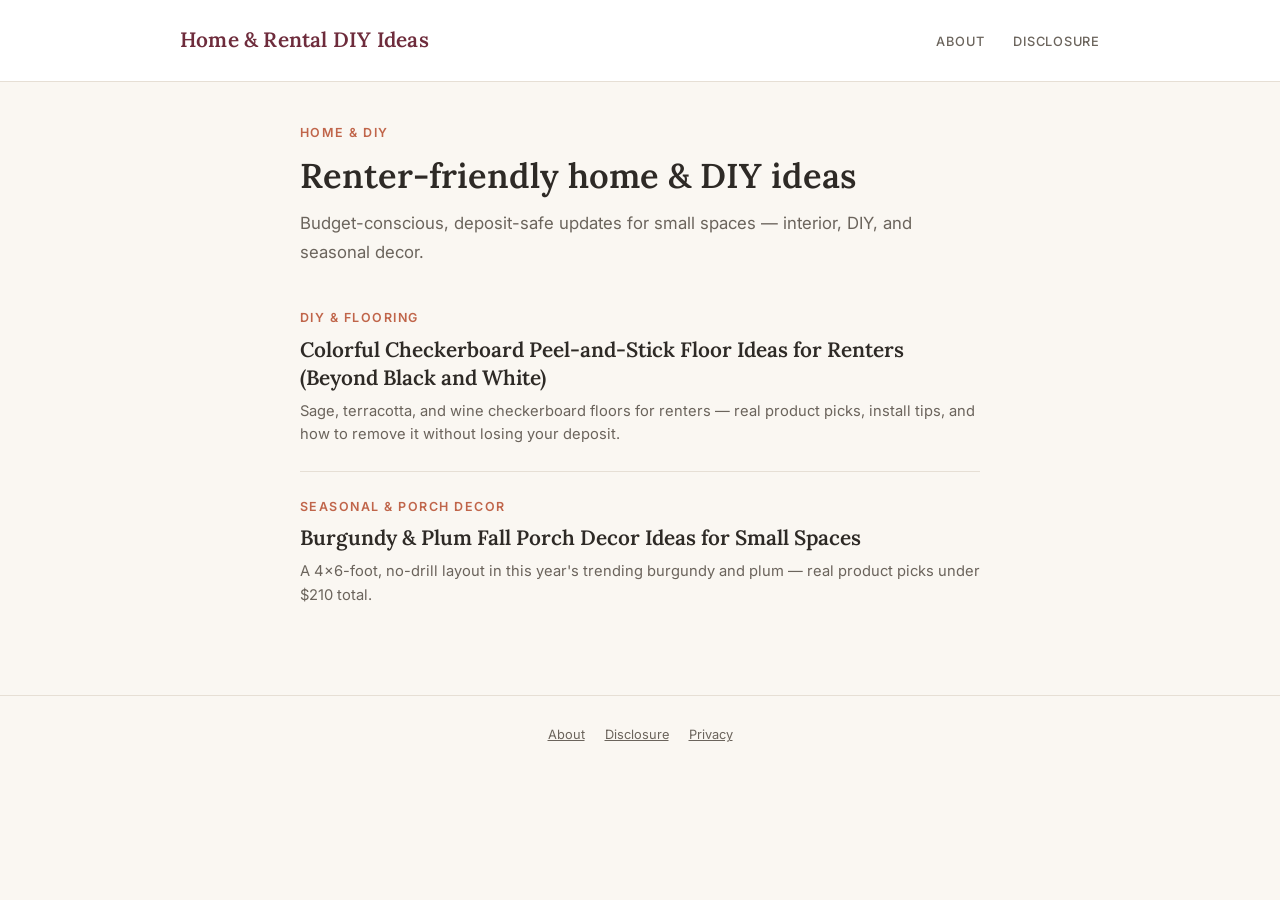
<file: docs/index.html>
<!DOCTYPE html>
<html lang="en">
<head>
<meta charset="UTF-8">
<meta name="viewport" content="width=device-width, initial-scale=1.0">
<title>Home &amp; Rental DIY Ideas</title>
<meta name="description" content="Budget-friendly, renter-safe home and DIY ideas: real product picks, install tips, and how to undo it before you move out.">
<meta property="og:type" content="website">
<meta property="og:site_name" content="Home &amp; Rental DIY Ideas">
<meta property="og:title" content="Home &amp; Rental DIY Ideas">
<meta property="og:description" content="Budget-friendly, renter-safe home and DIY ideas: real product picks, install tips, and how to undo it before you move out.">
<meta property="og:url" content="https://hito77ki-ship-it.github.io/pinterest-affiliate/">
<meta name="twitter:card" content="summary">
<link rel="icon" href="data:image/svg+xml,%3Csvg xmlns='http://www.w3.org/2000/svg' viewBox='0 0 100 100'%3E%3Crect width='100' height='100' rx='20' fill='%236E2C3C'/%3E%3Ctext x='50' y='70' font-size='58' font-family='Georgia,serif' fill='%23FAF7F2' text-anchor='middle'%3EH%3C/text%3E%3C/svg%3E">
<link rel="stylesheet" href="styles.css">
</head>
<body>
<header class="site-header">
  <div class="inner">
    <a class="logo" href="index.html">Home &amp; Rental DIY Ideas</a>
    <nav>
      <a href="about.html">About</a>
      <a href="disclosure.html">Disclosure</a>
    </nav>
  </div>
</header>

<main>
  <span class="eyebrow">Home &amp; DIY</span>
  <h1>Renter-friendly home &amp; DIY ideas</h1>
  <p style="color:var(--text-muted); margin-bottom:2.5rem;">Budget-conscious, deposit-safe updates for small spaces &mdash; interior, DIY, and seasonal decor.</p>

  <div class="card-list">
    <a class="card" href="articles/checkerboard-peel-stick-floor-renters.html">
      <span class="eyebrow">DIY &amp; Flooring</span>
      <h2>Colorful Checkerboard Peel-and-Stick Floor Ideas for Renters (Beyond Black and White)</h2>
      <p>Sage, terracotta, and wine checkerboard floors for renters &mdash; real product picks, install tips, and how to remove it without losing your deposit.</p>
    </a>
    <a class="card" href="articles/burgundy-plum-fall-porch-decor-small-spaces.html">
      <span class="eyebrow">Seasonal &amp; Porch Decor</span>
      <h2>Burgundy &amp; Plum Fall Porch Decor Ideas for Small Spaces</h2>
      <p>A 4x6-foot, no-drill layout in this year's trending burgundy and plum &mdash; real product picks under $210 total.</p>
    </a>
  </div>
</main>

<footer class="site-footer">
  <a href="about.html">About</a>
  <a href="disclosure.html">Disclosure</a>
  <a href="privacy.html">Privacy</a>
</footer>
</body>
</html>
</file>
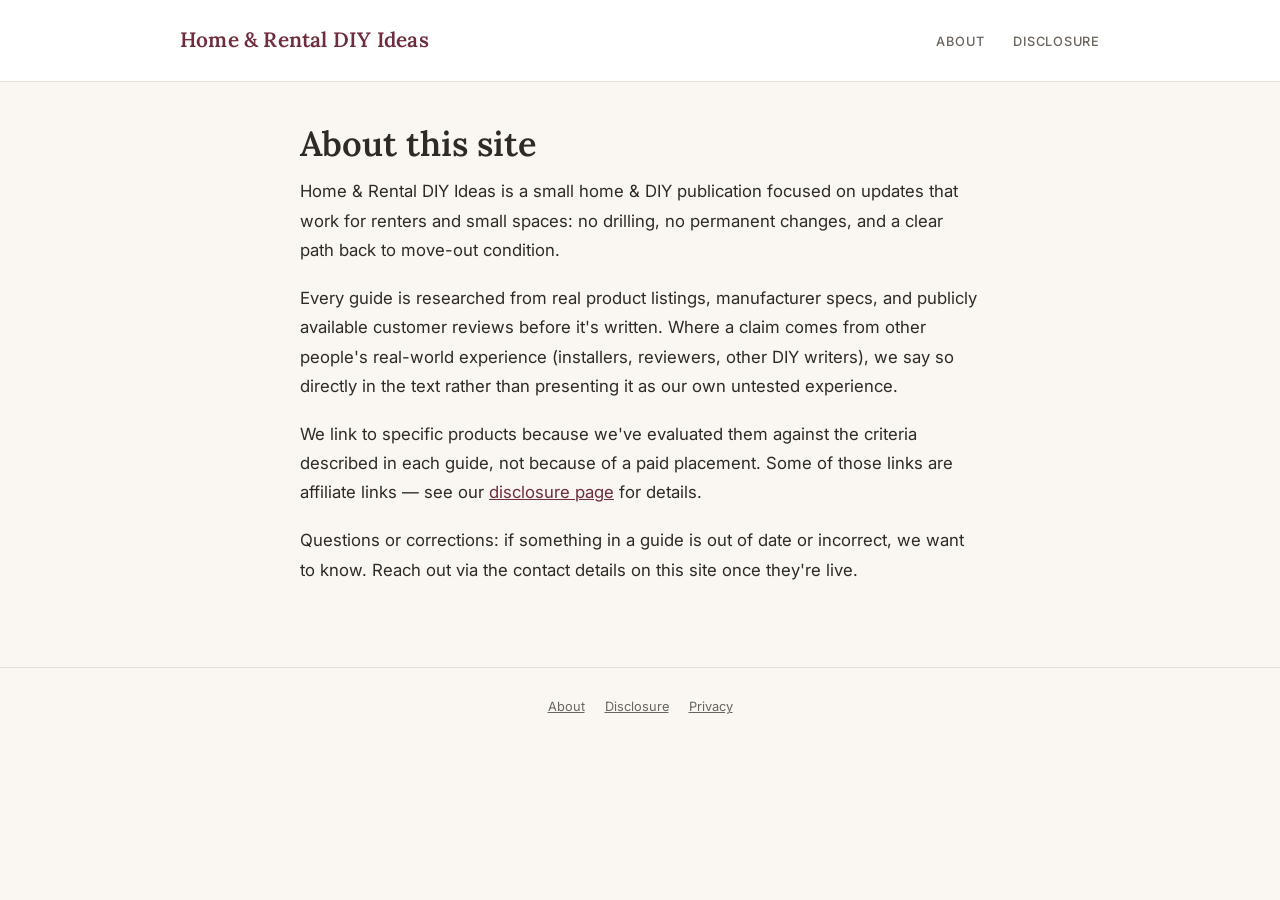
<file: docs/about.html>
<!DOCTYPE html>
<html lang="en">
<head>
<meta charset="UTF-8">
<meta name="viewport" content="width=device-width, initial-scale=1.0">
<title>About | Home &amp; Rental DIY Ideas</title>
<meta name="description" content="Who writes Home & Rental DIY Ideas and how we research renter-friendly home and DIY guides.">
<meta property="og:type" content="website">
<meta property="og:site_name" content="Home &amp; Rental DIY Ideas">
<meta property="og:title" content="About | Home &amp; Rental DIY Ideas">
<meta property="og:url" content="https://hito77ki-ship-it.github.io/pinterest-affiliate/about.html">
<link rel="icon" href="data:image/svg+xml,%3Csvg xmlns='http://www.w3.org/2000/svg' viewBox='0 0 100 100'%3E%3Crect width='100' height='100' rx='20' fill='%236E2C3C'/%3E%3Ctext x='50' y='70' font-size='58' font-family='Georgia,serif' fill='%23FAF7F2' text-anchor='middle'%3EH%3C/text%3E%3C/svg%3E">
<link rel="stylesheet" href="styles.css">
</head>
<body>
<header class="site-header">
  <div class="inner">
    <a class="logo" href="index.html">Home &amp; Rental DIY Ideas</a>
    <nav>
      <a href="about.html">About</a>
      <a href="disclosure.html">Disclosure</a>
    </nav>
  </div>
</header>

<main>
  <h1>About this site</h1>
  <p>Home &amp; Rental DIY Ideas is a small home &amp; DIY publication focused on updates that work for renters and small spaces: no drilling, no permanent changes, and a clear path back to move-out condition.</p>
  <p>Every guide is researched from real product listings, manufacturer specs, and publicly available customer reviews before it's written. Where a claim comes from other people's real-world experience (installers, reviewers, other DIY writers), we say so directly in the text rather than presenting it as our own untested experience.</p>
  <p>We link to specific products because we've evaluated them against the criteria described in each guide, not because of a paid placement. Some of those links are affiliate links &mdash; see our <a href="disclosure.html">disclosure page</a> for details.</p>
  <p>Questions or corrections: if something in a guide is out of date or incorrect, we want to know. Reach out via the contact details on this site once they're live.</p>
</main>

<footer class="site-footer">
  <a href="about.html">About</a>
  <a href="disclosure.html">Disclosure</a>
  <a href="privacy.html">Privacy</a>
</footer>
</body>
</html>
</file>
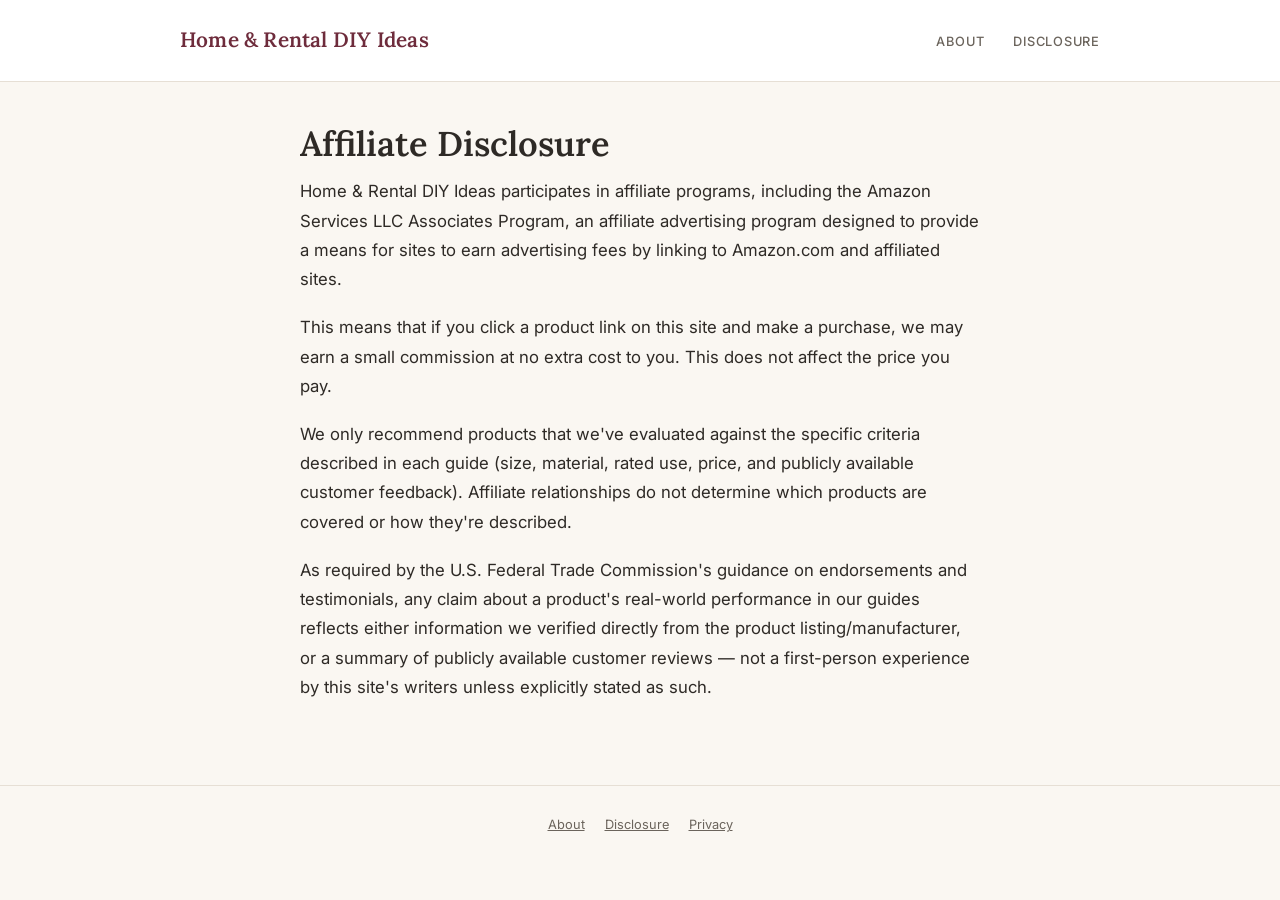
<file: docs/disclosure.html>
<!DOCTYPE html>
<html lang="en">
<head>
<meta charset="UTF-8">
<meta name="viewport" content="width=device-width, initial-scale=1.0">
<title>Affiliate Disclosure | Home &amp; Rental DIY Ideas</title>
<meta name="description" content="How Home & Rental DIY Ideas uses affiliate links, including the Amazon Services LLC Associates Program.">
<meta property="og:type" content="website">
<meta property="og:site_name" content="Home &amp; Rental DIY Ideas">
<meta property="og:title" content="Affiliate Disclosure | Home &amp; Rental DIY Ideas">
<meta property="og:url" content="https://hito77ki-ship-it.github.io/pinterest-affiliate/disclosure.html">
<link rel="icon" href="data:image/svg+xml,%3Csvg xmlns='http://www.w3.org/2000/svg' viewBox='0 0 100 100'%3E%3Crect width='100' height='100' rx='20' fill='%236E2C3C'/%3E%3Ctext x='50' y='70' font-size='58' font-family='Georgia,serif' fill='%23FAF7F2' text-anchor='middle'%3EH%3C/text%3E%3C/svg%3E">
<link rel="stylesheet" href="styles.css">
</head>
<body>
<header class="site-header">
  <div class="inner">
    <a class="logo" href="index.html">Home &amp; Rental DIY Ideas</a>
    <nav>
      <a href="about.html">About</a>
      <a href="disclosure.html">Disclosure</a>
    </nav>
  </div>
</header>

<main>
  <h1>Affiliate Disclosure</h1>
  <p>Home &amp; Rental DIY Ideas participates in affiliate programs, including the Amazon Services LLC Associates Program, an affiliate advertising program designed to provide a means for sites to earn advertising fees by linking to Amazon.com and affiliated sites.</p>
  <p>This means that if you click a product link on this site and make a purchase, we may earn a small commission at no extra cost to you. This does not affect the price you pay.</p>
  <p>We only recommend products that we've evaluated against the specific criteria described in each guide (size, material, rated use, price, and publicly available customer feedback). Affiliate relationships do not determine which products are covered or how they're described.</p>
  <p>As required by the U.S. Federal Trade Commission's guidance on endorsements and testimonials, any claim about a product's real-world performance in our guides reflects either information we verified directly from the product listing/manufacturer, or a summary of publicly available customer reviews &mdash; not a first-person experience by this site's writers unless explicitly stated as such.</p>
</main>

<footer class="site-footer">
  <a href="about.html">About</a>
  <a href="disclosure.html">Disclosure</a>
  <a href="privacy.html">Privacy</a>
</footer>
</body>
</html>
</file>
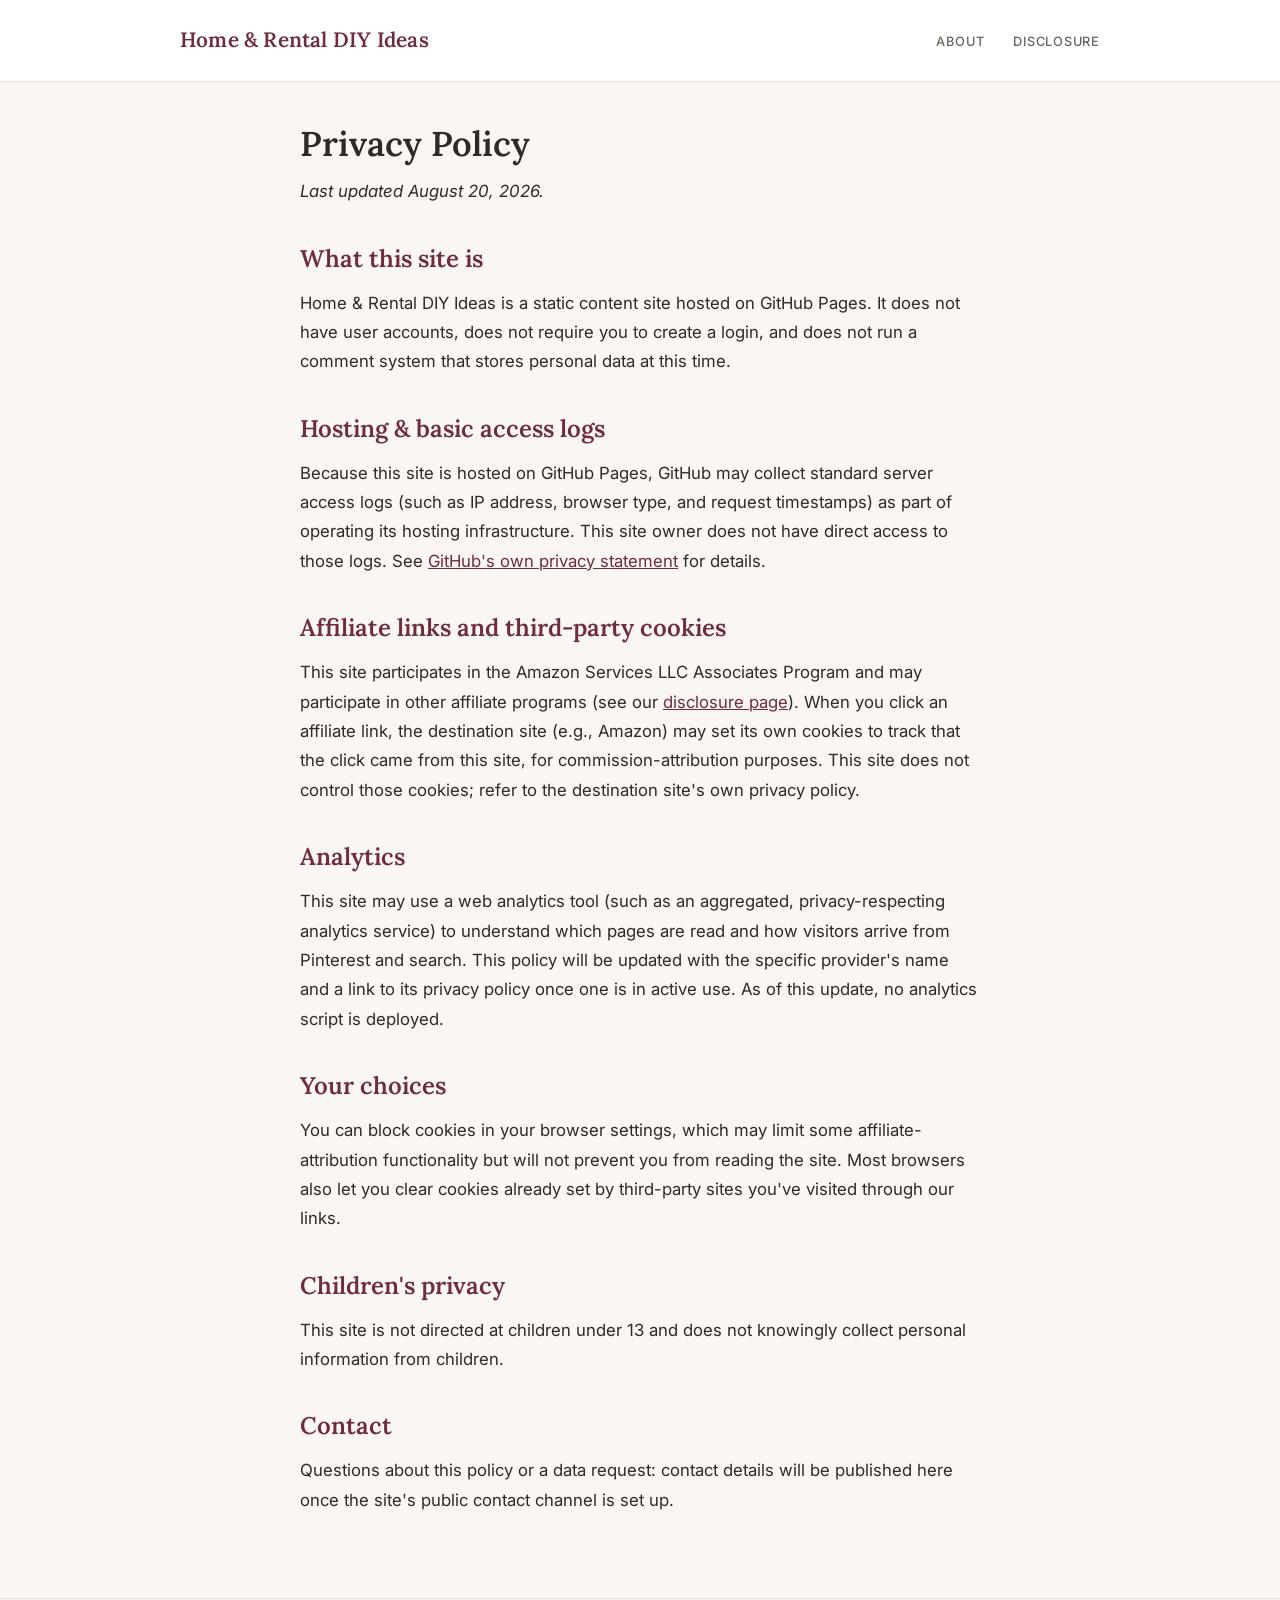
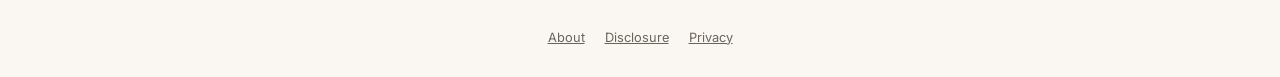
<file: docs/privacy.html>
<!DOCTYPE html>
<html lang="en">
<head>
<meta charset="UTF-8">
<meta name="viewport" content="width=device-width, initial-scale=1.0">
<title>Privacy Policy | Home &amp; Rental DIY Ideas</title>
<meta name="description" content="What data Home & Rental DIY Ideas collects, how affiliate and hosting providers use cookies, and how to contact us about your data.">
<meta property="og:type" content="website">
<meta property="og:site_name" content="Home &amp; Rental DIY Ideas">
<meta property="og:title" content="Privacy Policy | Home &amp; Rental DIY Ideas">
<meta property="og:url" content="https://hito77ki-ship-it.github.io/pinterest-affiliate/privacy.html">
<link rel="icon" href="data:image/svg+xml,%3Csvg xmlns='http://www.w3.org/2000/svg' viewBox='0 0 100 100'%3E%3Crect width='100' height='100' rx='20' fill='%236E2C3C'/%3E%3Ctext x='50' y='70' font-size='58' font-family='Georgia,serif' fill='%23FAF7F2' text-anchor='middle'%3EH%3C/text%3E%3C/svg%3E">
<link rel="stylesheet" href="styles.css">
</head>
<body>
<header class="site-header">
  <div class="inner">
    <a class="logo" href="index.html">Home &amp; Rental DIY Ideas</a>
    <nav>
      <a href="about.html">About</a>
      <a href="disclosure.html">Disclosure</a>
    </nav>
  </div>
</header>

<main>
  <h1>Privacy Policy</h1>
  <p><em>Last updated August 20, 2026.</em></p>

  <h2>What this site is</h2>
  <p>Home &amp; Rental DIY Ideas is a static content site hosted on GitHub Pages. It does not have user accounts, does not require you to create a login, and does not run a comment system that stores personal data at this time.</p>

  <h2>Hosting &amp; basic access logs</h2>
  <p>Because this site is hosted on GitHub Pages, GitHub may collect standard server access logs (such as IP address, browser type, and request timestamps) as part of operating its hosting infrastructure. This site owner does not have direct access to those logs. See <a href="https://docs.github.com/en/site-policy/privacy-policies/github-general-privacy-statement" target="_blank" rel="noopener">GitHub's own privacy statement</a> for details.</p>

  <h2>Affiliate links and third-party cookies</h2>
  <p>This site participates in the Amazon Services LLC Associates Program and may participate in other affiliate programs (see our <a href="disclosure.html">disclosure page</a>). When you click an affiliate link, the destination site (e.g., Amazon) may set its own cookies to track that the click came from this site, for commission-attribution purposes. This site does not control those cookies; refer to the destination site's own privacy policy.</p>

  <h2>Analytics</h2>
  <p>This site may use a web analytics tool (such as an aggregated, privacy-respecting analytics service) to understand which pages are read and how visitors arrive from Pinterest and search. This policy will be updated with the specific provider's name and a link to its privacy policy once one is in active use. As of this update, no analytics script is deployed.</p>

  <h2>Your choices</h2>
  <p>You can block cookies in your browser settings, which may limit some affiliate-attribution functionality but will not prevent you from reading the site. Most browsers also let you clear cookies already set by third-party sites you've visited through our links.</p>

  <h2>Children's privacy</h2>
  <p>This site is not directed at children under 13 and does not knowingly collect personal information from children.</p>

  <h2>Contact</h2>
  <p>Questions about this policy or a data request: contact details will be published here once the site's public contact channel is set up.</p>
</main>

<footer class="site-footer">
  <a href="about.html">About</a>
  <a href="disclosure.html">Disclosure</a>
  <a href="privacy.html">Privacy</a>
</footer>
</body>
</html>
</file>
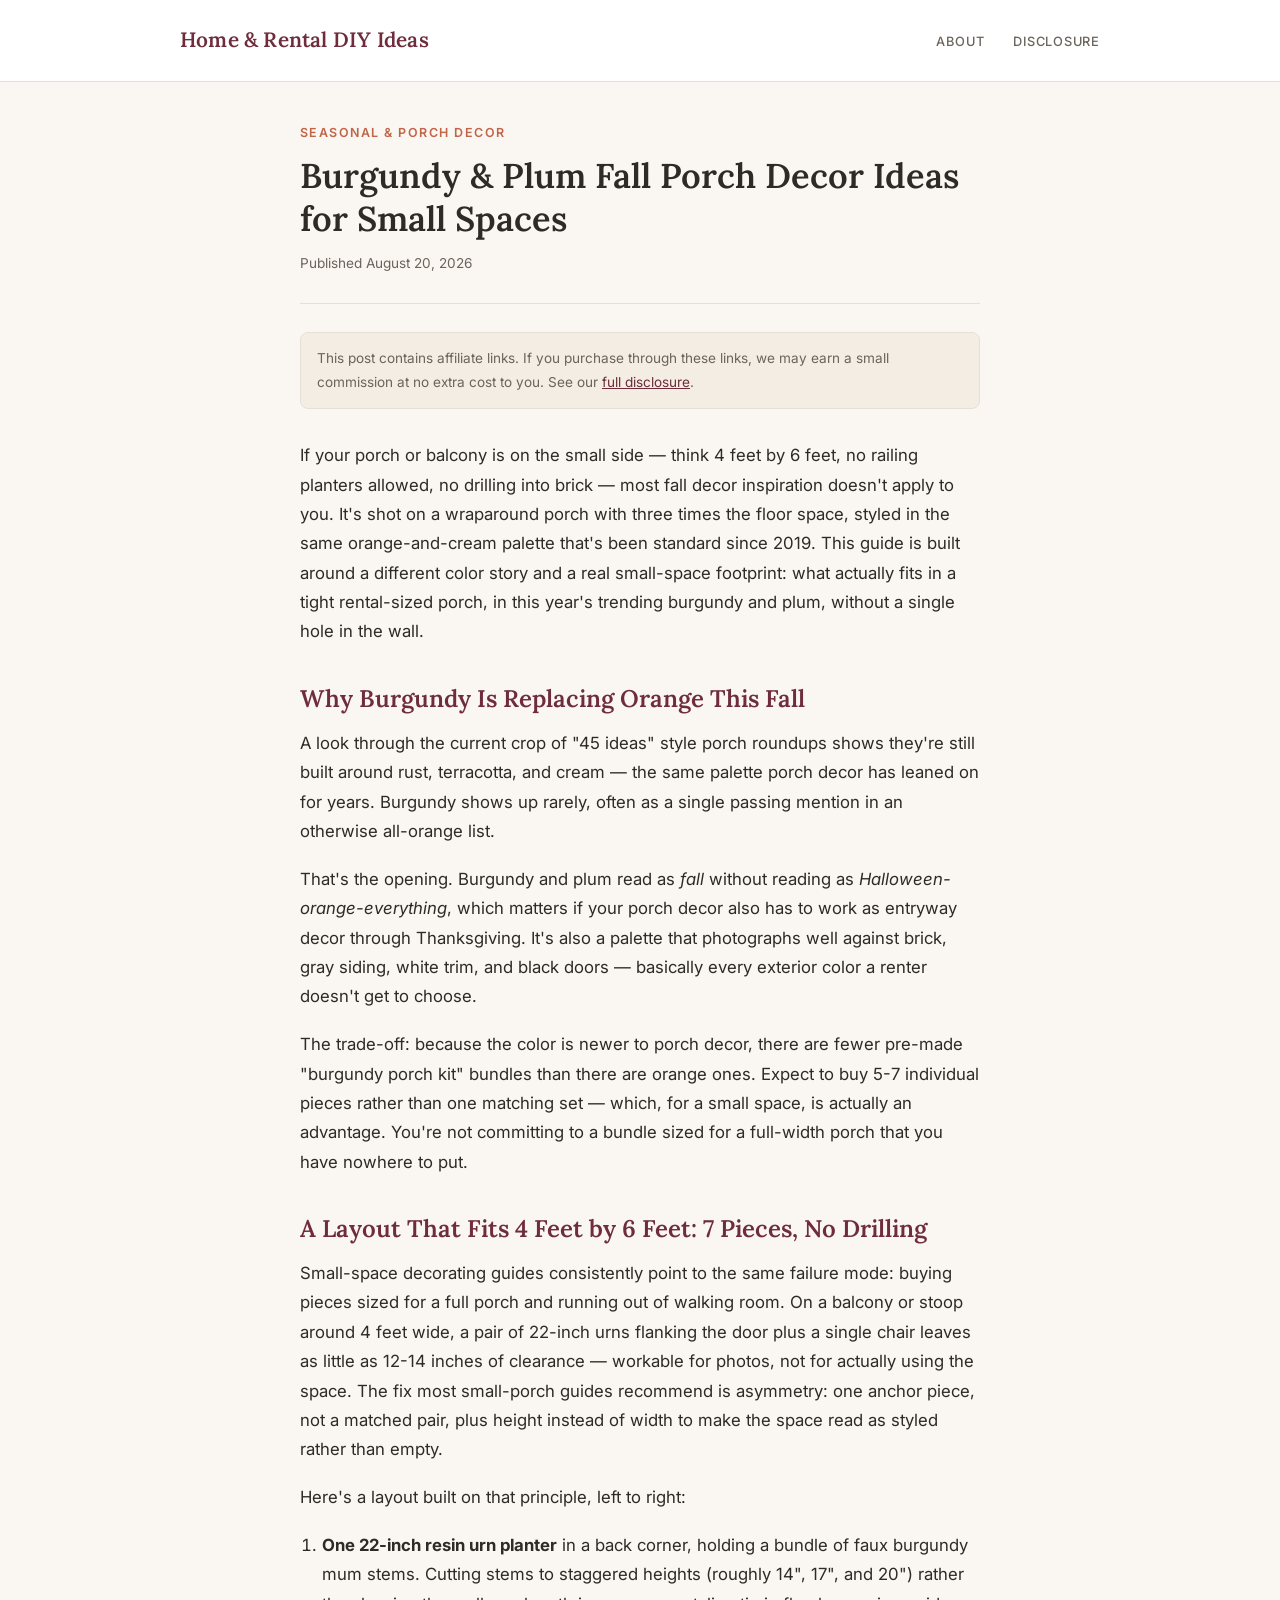
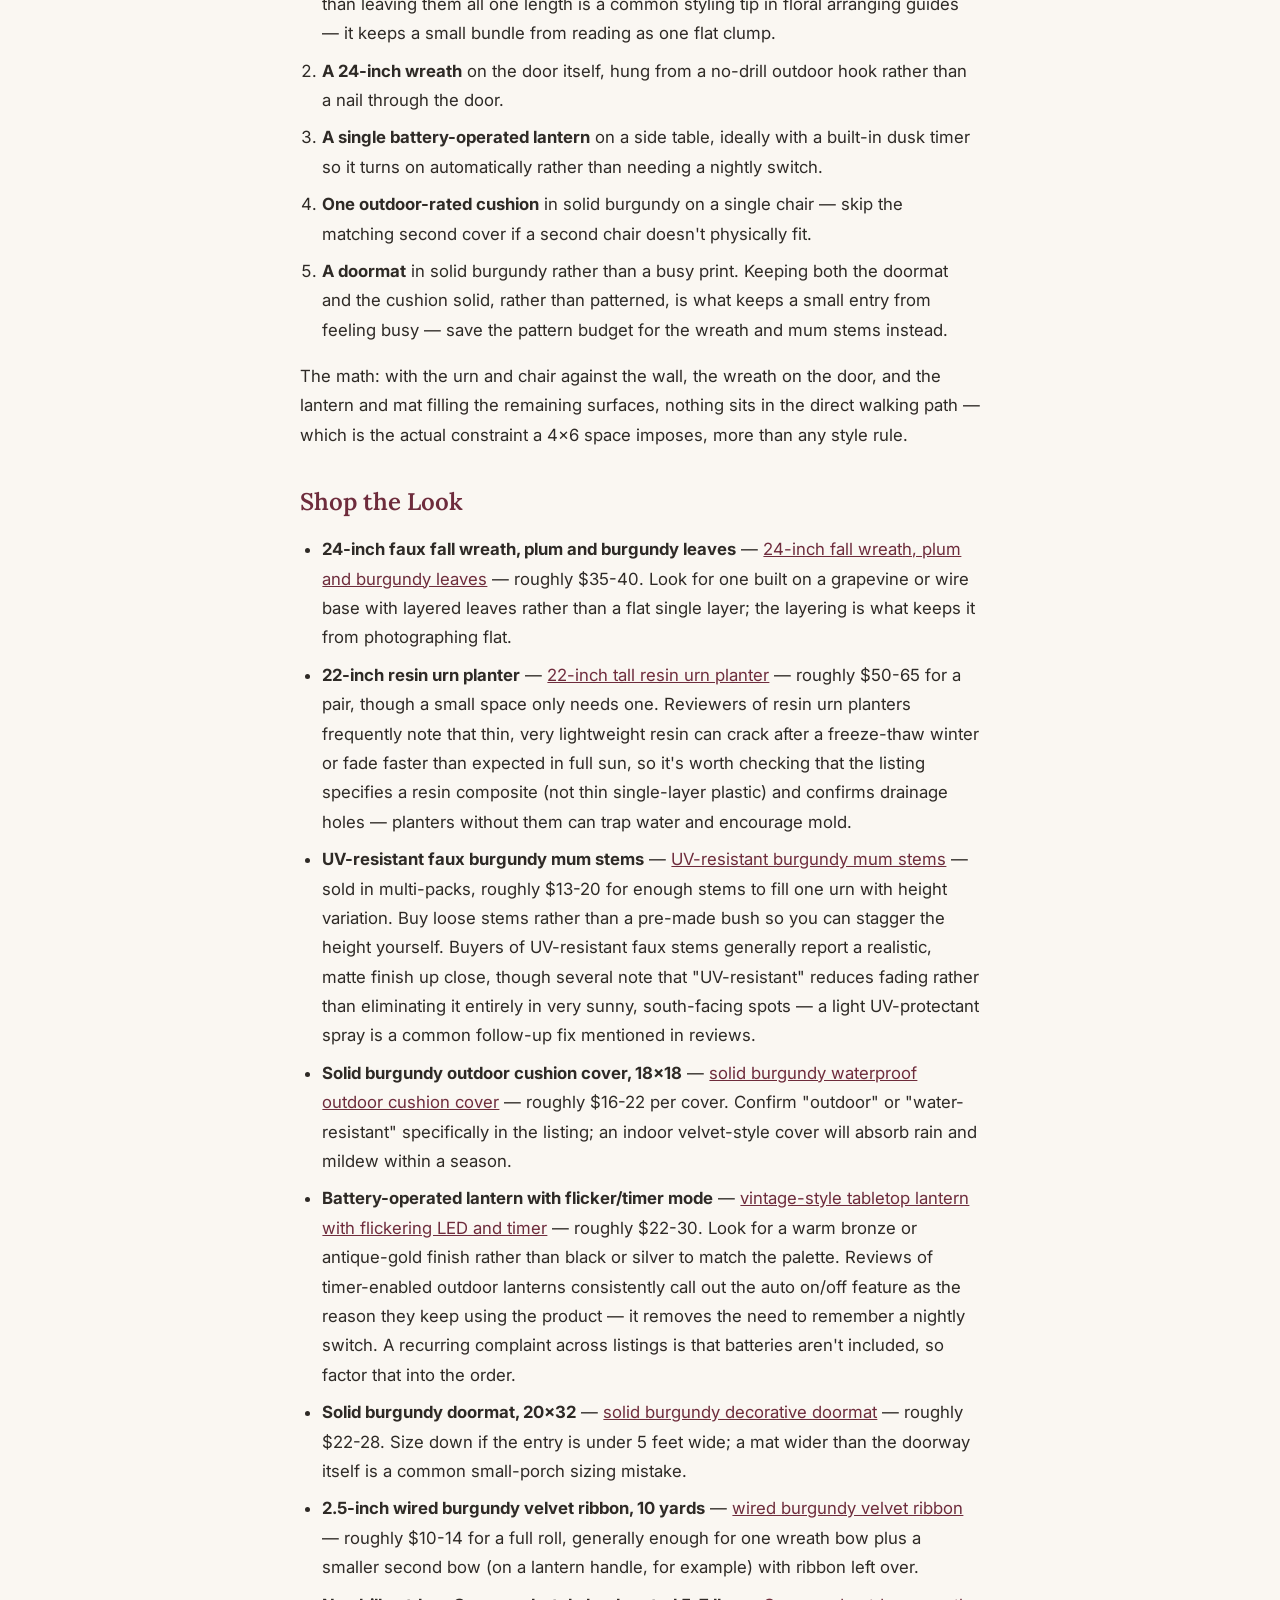
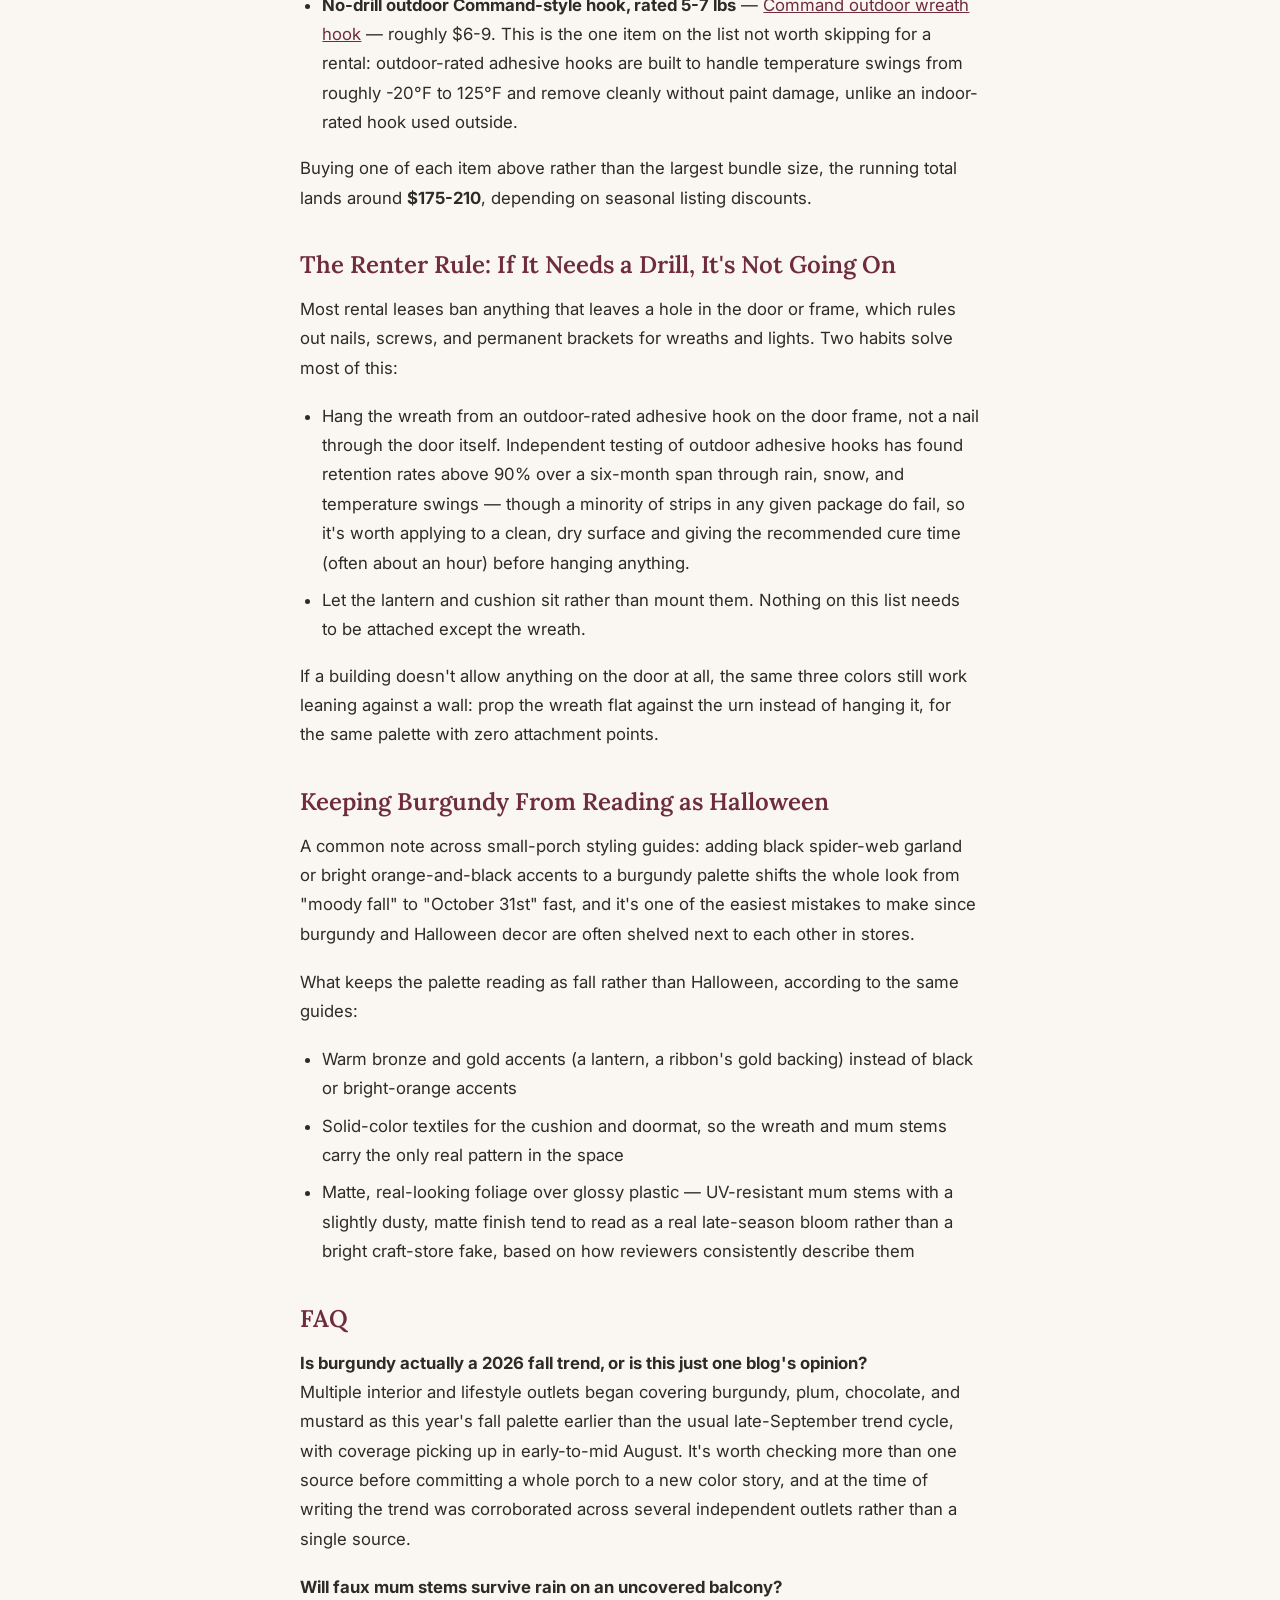
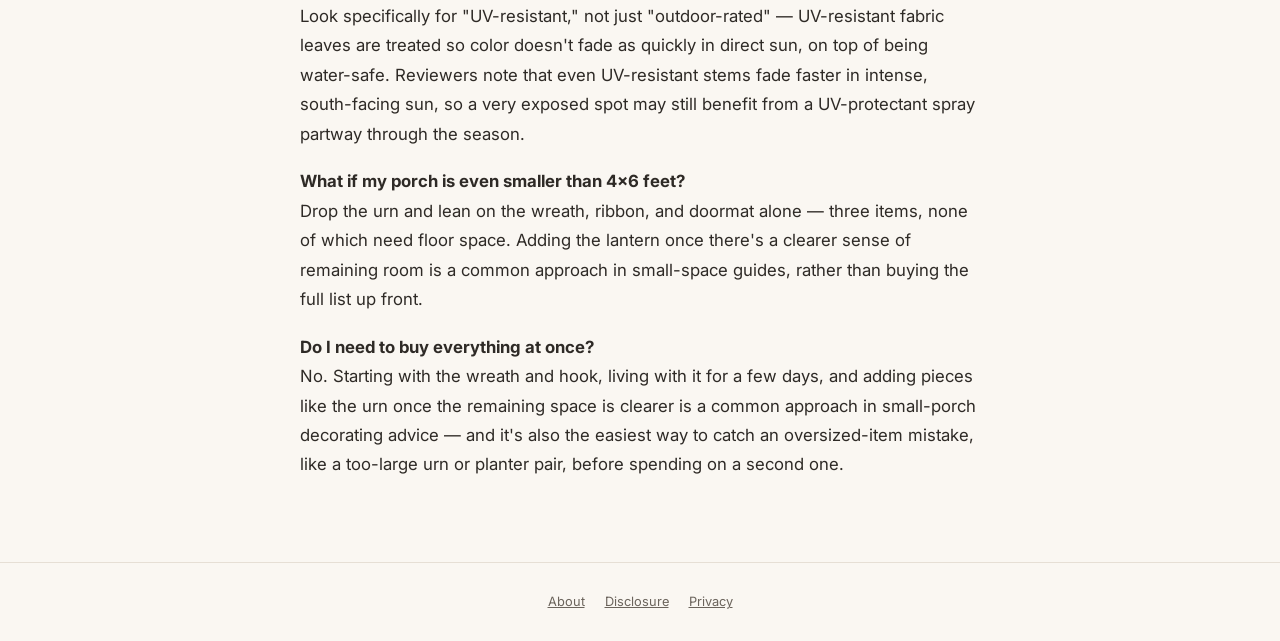
<file: docs/articles/burgundy-plum-fall-porch-decor-small-spaces.html>
<!DOCTYPE html>
<html lang="en">
<head>
<meta charset="UTF-8">
<meta name="viewport" content="width=device-width, initial-scale=1.0">
<title>Burgundy &amp; Plum Fall Porch Decor Ideas for Small Spaces (2026 Trend Colors, Renter-Friendly)</title>
<meta name="description" content="How to decorate a small porch or rental balcony in this year's burgundy and plum fall colors, with a 4x6-foot layout plan, no-drill hanging tricks, and a real product list under $200 total.">
<meta property="og:type" content="article">
<meta property="og:site_name" content="Home &amp; Rental DIY Ideas">
<meta property="og:title" content="Burgundy &amp; Plum Fall Porch Decor Ideas for Small Spaces">
<meta property="og:description" content="How to decorate a small porch or rental balcony in this year's burgundy and plum fall colors, with a 4x6-foot layout plan, no-drill hanging tricks, and a real product list under $200 total.">
<meta property="og:url" content="https://hito77ki-ship-it.github.io/pinterest-affiliate/articles/burgundy-plum-fall-porch-decor-small-spaces.html">
<meta name="twitter:card" content="summary">
<link rel="icon" href="data:image/svg+xml,%3Csvg xmlns='http://www.w3.org/2000/svg' viewBox='0 0 100 100'%3E%3Crect width='100' height='100' rx='20' fill='%236E2C3C'/%3E%3Ctext x='50' y='70' font-size='58' font-family='Georgia,serif' fill='%23FAF7F2' text-anchor='middle'%3EH%3C/text%3E%3C/svg%3E">
<link rel="stylesheet" href="../styles.css">
</head>
<body>
<header class="site-header">
  <div class="inner">
    <a class="logo" href="../index.html">Home &amp; Rental DIY Ideas</a>
    <nav>
      <a href="../about.html">About</a>
      <a href="../disclosure.html">Disclosure</a>
    </nav>
  </div>
</header>

<main>
  <span class="eyebrow">Seasonal &amp; Porch Decor</span>
  <h1>Burgundy &amp; Plum Fall Porch Decor Ideas for Small Spaces</h1>
  <p class="meta">Published August 20, 2026</p>

  <div class="disclosure-banner">
    This post contains affiliate links. If you purchase through these links, we may earn a small commission at no extra cost to you. See our <a href="../disclosure.html">full disclosure</a>.
  </div>

  <p>If your porch or balcony is on the small side &mdash; think 4 feet by 6 feet, no railing planters allowed, no drilling into brick &mdash; most fall decor inspiration doesn't apply to you. It's shot on a wraparound porch with three times the floor space, styled in the same orange-and-cream palette that's been standard since 2019. This guide is built around a different color story and a real small-space footprint: what actually fits in a tight rental-sized porch, in this year's trending burgundy and plum, without a single hole in the wall.</p>

  <h2>Why Burgundy Is Replacing Orange This Fall</h2>
  <p>A look through the current crop of "45 ideas" style porch roundups shows they're still built around rust, terracotta, and cream &mdash; the same palette porch decor has leaned on for years. Burgundy shows up rarely, often as a single passing mention in an otherwise all-orange list.</p>
  <p>That's the opening. Burgundy and plum read as <em>fall</em> without reading as <em>Halloween-orange-everything</em>, which matters if your porch decor also has to work as entryway decor through Thanksgiving. It's also a palette that photographs well against brick, gray siding, white trim, and black doors &mdash; basically every exterior color a renter doesn't get to choose.</p>
  <p>The trade-off: because the color is newer to porch decor, there are fewer pre-made "burgundy porch kit" bundles than there are orange ones. Expect to buy 5-7 individual pieces rather than one matching set &mdash; which, for a small space, is actually an advantage. You're not committing to a bundle sized for a full-width porch that you have nowhere to put.</p>

  <h2>A Layout That Fits 4 Feet by 6 Feet: 7 Pieces, No Drilling</h2>
  <p>Small-space decorating guides consistently point to the same failure mode: buying pieces sized for a full porch and running out of walking room. On a balcony or stoop around 4 feet wide, a pair of 22-inch urns flanking the door plus a single chair leaves as little as 12-14 inches of clearance &mdash; workable for photos, not for actually using the space. The fix most small-porch guides recommend is asymmetry: one anchor piece, not a matched pair, plus height instead of width to make the space read as styled rather than empty.</p>
  <p>Here's a layout built on that principle, left to right:</p>
  <ol>
    <li><strong>One 22-inch resin urn planter</strong> in a back corner, holding a bundle of faux burgundy mum stems. Cutting stems to staggered heights (roughly 14", 17", and 20") rather than leaving them all one length is a common styling tip in floral arranging guides &mdash; it keeps a small bundle from reading as one flat clump.</li>
    <li><strong>A 24-inch wreath</strong> on the door itself, hung from a no-drill outdoor hook rather than a nail through the door.</li>
    <li><strong>A single battery-operated lantern</strong> on a side table, ideally with a built-in dusk timer so it turns on automatically rather than needing a nightly switch.</li>
    <li><strong>One outdoor-rated cushion</strong> in solid burgundy on a single chair &mdash; skip the matching second cover if a second chair doesn't physically fit.</li>
    <li><strong>A doormat</strong> in solid burgundy rather than a busy print. Keeping both the doormat and the cushion solid, rather than patterned, is what keeps a small entry from feeling busy &mdash; save the pattern budget for the wreath and mum stems instead.</li>
  </ol>
  <p>The math: with the urn and chair against the wall, the wreath on the door, and the lantern and mat filling the remaining surfaces, nothing sits in the direct walking path &mdash; which is the actual constraint a 4x6 space imposes, more than any style rule.</p>

  <h2>Shop the Look</h2>
  <ul>
    <li><strong>24-inch faux fall wreath, plum and burgundy leaves</strong> &mdash; <a href="https://www.amazon.com/dp/B0H3PXV26H?tag=homerentaldiy-20" target="_blank" rel="nofollow sponsored noopener">24-inch fall wreath, plum and burgundy leaves</a> &mdash; roughly $35-40. Look for one built on a grapevine or wire base with layered leaves rather than a flat single layer; the layering is what keeps it from photographing flat.</li>
    <li><strong>22-inch resin urn planter</strong> &mdash; <a href="https://www.amazon.com/dp/B0936KLXT8?tag=homerentaldiy-20" target="_blank" rel="nofollow sponsored noopener">22-inch tall resin urn planter</a> &mdash; roughly $50-65 for a pair, though a small space only needs one. Reviewers of resin urn planters frequently note that thin, very lightweight resin can crack after a freeze-thaw winter or fade faster than expected in full sun, so it's worth checking that the listing specifies a resin composite (not thin single-layer plastic) and confirms drainage holes &mdash; planters without them can trap water and encourage mold.</li>
    <li><strong>UV-resistant faux burgundy mum stems</strong> &mdash; <a href="https://www.amazon.com/dp/B0H2YF9KHP?tag=homerentaldiy-20" target="_blank" rel="nofollow sponsored noopener">UV-resistant burgundy mum stems</a> &mdash; sold in multi-packs, roughly $13-20 for enough stems to fill one urn with height variation. Buy loose stems rather than a pre-made bush so you can stagger the height yourself. Buyers of UV-resistant faux stems generally report a realistic, matte finish up close, though several note that "UV-resistant" reduces fading rather than eliminating it entirely in very sunny, south-facing spots &mdash; a light UV-protectant spray is a common follow-up fix mentioned in reviews.</li>
    <li><strong>Solid burgundy outdoor cushion cover, 18x18</strong> &mdash; <a href="https://www.amazon.com/dp/B0GFMMBL2K?tag=homerentaldiy-20" target="_blank" rel="nofollow sponsored noopener">solid burgundy waterproof outdoor cushion cover</a> &mdash; roughly $16-22 per cover. Confirm "outdoor" or "water-resistant" specifically in the listing; an indoor velvet-style cover will absorb rain and mildew within a season.</li>
    <li><strong>Battery-operated lantern with flicker/timer mode</strong> &mdash; <a href="https://www.amazon.com/dp/B07D472GD2?tag=homerentaldiy-20" target="_blank" rel="nofollow sponsored noopener">vintage-style tabletop lantern with flickering LED and timer</a> &mdash; roughly $22-30. Look for a warm bronze or antique-gold finish rather than black or silver to match the palette. Reviews of timer-enabled outdoor lanterns consistently call out the auto on/off feature as the reason they keep using the product &mdash; it removes the need to remember a nightly switch. A recurring complaint across listings is that batteries aren't included, so factor that into the order.</li>
    <li><strong>Solid burgundy doormat, 20x32</strong> &mdash; <a href="https://www.amazon.com/dp/B0DJVY9NHP?tag=homerentaldiy-20" target="_blank" rel="nofollow sponsored noopener">solid burgundy decorative doormat</a> &mdash; roughly $22-28. Size down if the entry is under 5 feet wide; a mat wider than the doorway itself is a common small-porch sizing mistake.</li>
    <li><strong>2.5-inch wired burgundy velvet ribbon, 10 yards</strong> &mdash; <a href="https://www.amazon.com/dp/B0D8VQPMK1?tag=homerentaldiy-20" target="_blank" rel="nofollow sponsored noopener">wired burgundy velvet ribbon</a> &mdash; roughly $10-14 for a full roll, generally enough for one wreath bow plus a smaller second bow (on a lantern handle, for example) with ribbon left over.</li>
    <li><strong>No-drill outdoor Command-style hook, rated 5-7 lbs</strong> &mdash; <a href="https://www.amazon.com/dp/B00NOAGOOO?tag=homerentaldiy-20" target="_blank" rel="nofollow sponsored noopener">Command outdoor wreath hook</a> &mdash; roughly $6-9. This is the one item on the list not worth skipping for a rental: outdoor-rated adhesive hooks are built to handle temperature swings from roughly -20&deg;F to 125&deg;F and remove cleanly without paint damage, unlike an indoor-rated hook used outside.</li>
  </ul>
  <p>Buying one of each item above rather than the largest bundle size, the running total lands around <strong>$175-210</strong>, depending on seasonal listing discounts.</p>

  <h2>The Renter Rule: If It Needs a Drill, It's Not Going On</h2>
  <p>Most rental leases ban anything that leaves a hole in the door or frame, which rules out nails, screws, and permanent brackets for wreaths and lights. Two habits solve most of this:</p>
  <ul>
    <li>Hang the wreath from an outdoor-rated adhesive hook on the door frame, not a nail through the door itself. Independent testing of outdoor adhesive hooks has found retention rates above 90% over a six-month span through rain, snow, and temperature swings &mdash; though a minority of strips in any given package do fail, so it's worth applying to a clean, dry surface and giving the recommended cure time (often about an hour) before hanging anything.</li>
    <li>Let the lantern and cushion sit rather than mount them. Nothing on this list needs to be attached except the wreath.</li>
  </ul>
  <p>If a building doesn't allow anything on the door at all, the same three colors still work leaning against a wall: prop the wreath flat against the urn instead of hanging it, for the same palette with zero attachment points.</p>

  <h2>Keeping Burgundy From Reading as Halloween</h2>
  <p>A common note across small-porch styling guides: adding black spider-web garland or bright orange-and-black accents to a burgundy palette shifts the whole look from "moody fall" to "October 31st" fast, and it's one of the easiest mistakes to make since burgundy and Halloween decor are often shelved next to each other in stores.</p>
  <p>What keeps the palette reading as fall rather than Halloween, according to the same guides:</p>
  <ul>
    <li>Warm bronze and gold accents (a lantern, a ribbon's gold backing) instead of black or bright-orange accents</li>
    <li>Solid-color textiles for the cushion and doormat, so the wreath and mum stems carry the only real pattern in the space</li>
    <li>Matte, real-looking foliage over glossy plastic &mdash; UV-resistant mum stems with a slightly dusty, matte finish tend to read as a real late-season bloom rather than a bright craft-store fake, based on how reviewers consistently describe them</li>
  </ul>

  <h2>FAQ</h2>
  <p><strong>Is burgundy actually a 2026 fall trend, or is this just one blog's opinion?</strong><br>
  Multiple interior and lifestyle outlets began covering burgundy, plum, chocolate, and mustard as this year's fall palette earlier than the usual late-September trend cycle, with coverage picking up in early-to-mid August. It's worth checking more than one source before committing a whole porch to a new color story, and at the time of writing the trend was corroborated across several independent outlets rather than a single source.</p>
  <p><strong>Will faux mum stems survive rain on an uncovered balcony?</strong><br>
  Look specifically for "UV-resistant," not just "outdoor-rated" &mdash; UV-resistant fabric leaves are treated so color doesn't fade as quickly in direct sun, on top of being water-safe. Reviewers note that even UV-resistant stems fade faster in intense, south-facing sun, so a very exposed spot may still benefit from a UV-protectant spray partway through the season.</p>
  <p><strong>What if my porch is even smaller than 4x6 feet?</strong><br>
  Drop the urn and lean on the wreath, ribbon, and doormat alone &mdash; three items, none of which need floor space. Adding the lantern once there's a clearer sense of remaining room is a common approach in small-space guides, rather than buying the full list up front.</p>
  <p><strong>Do I need to buy everything at once?</strong><br>
  No. Starting with the wreath and hook, living with it for a few days, and adding pieces like the urn once the remaining space is clearer is a common approach in small-porch decorating advice &mdash; and it's also the easiest way to catch an oversized-item mistake, like a too-large urn or planter pair, before spending on a second one.</p>
</main>

<footer class="site-footer">
  <a href="../about.html">About</a>
  <a href="../disclosure.html">Disclosure</a>
  <a href="../privacy.html">Privacy</a>
</footer>
</body>
</html>
</file>
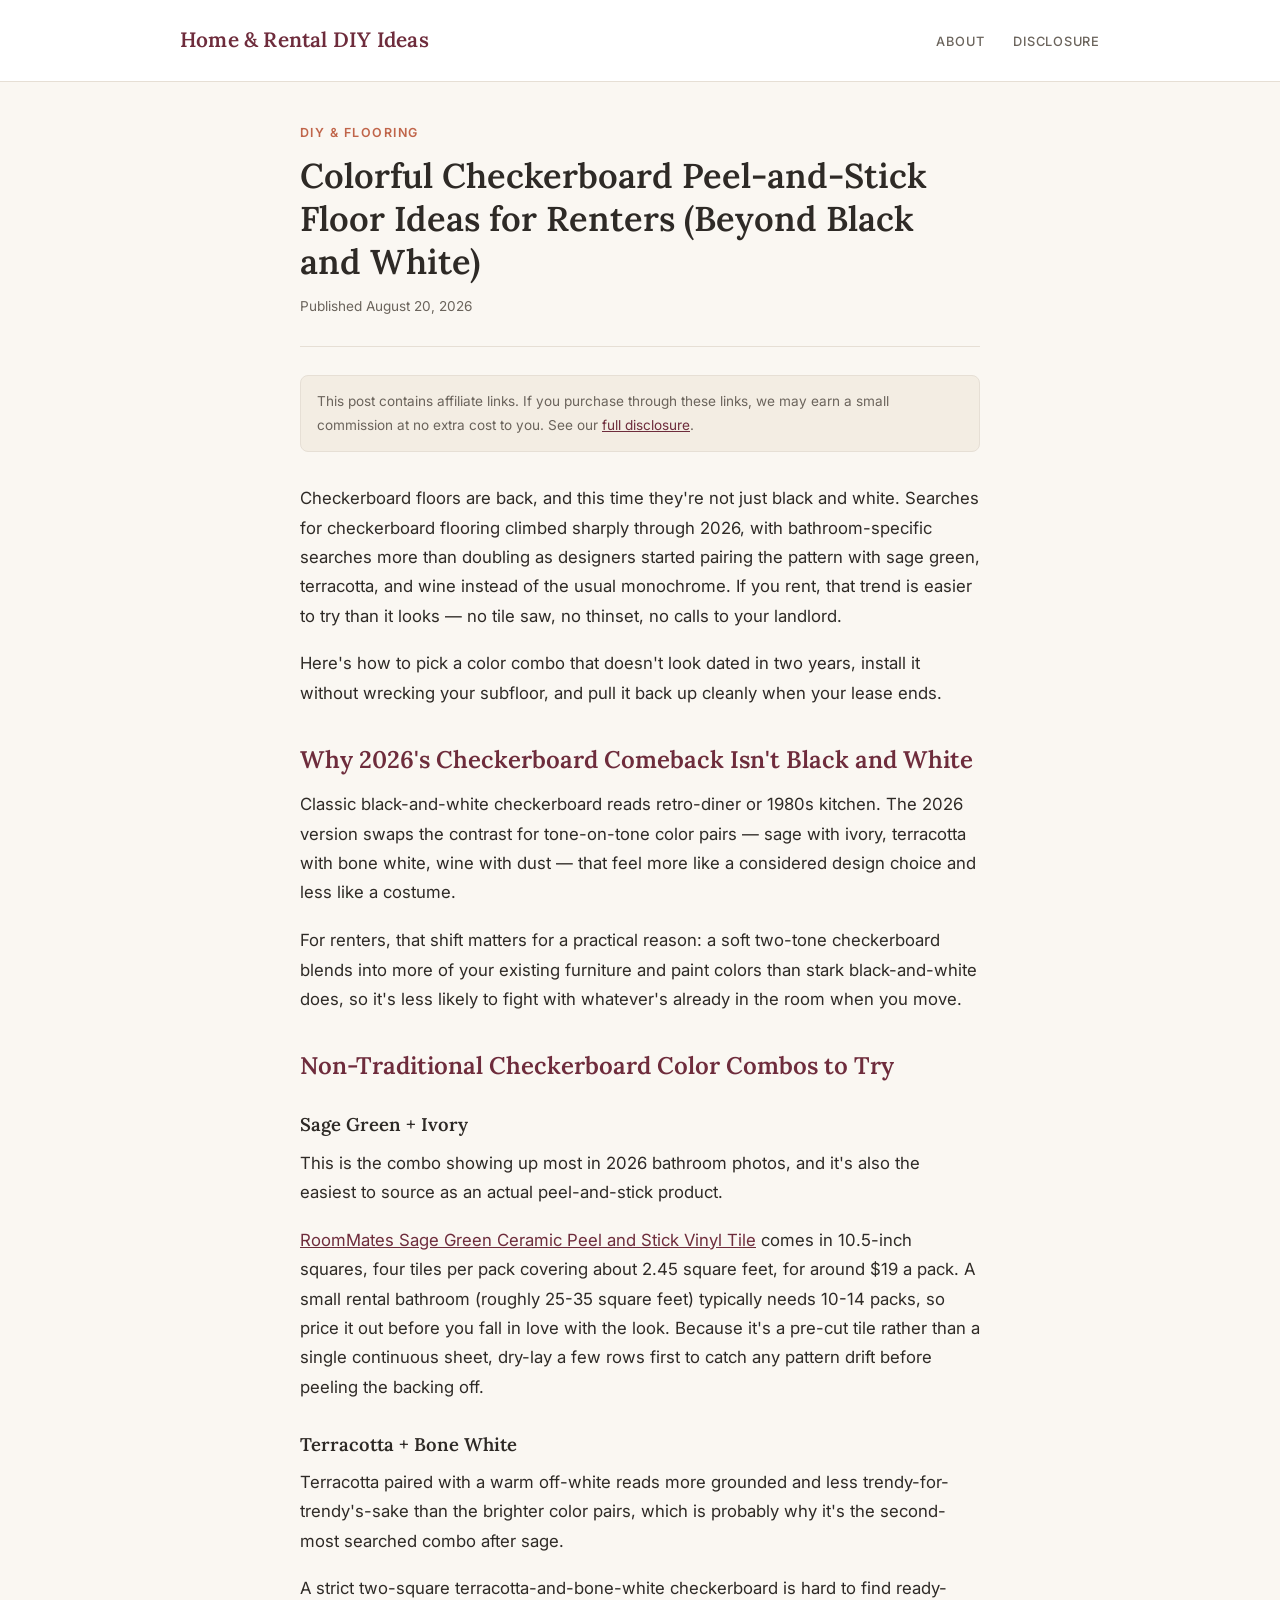
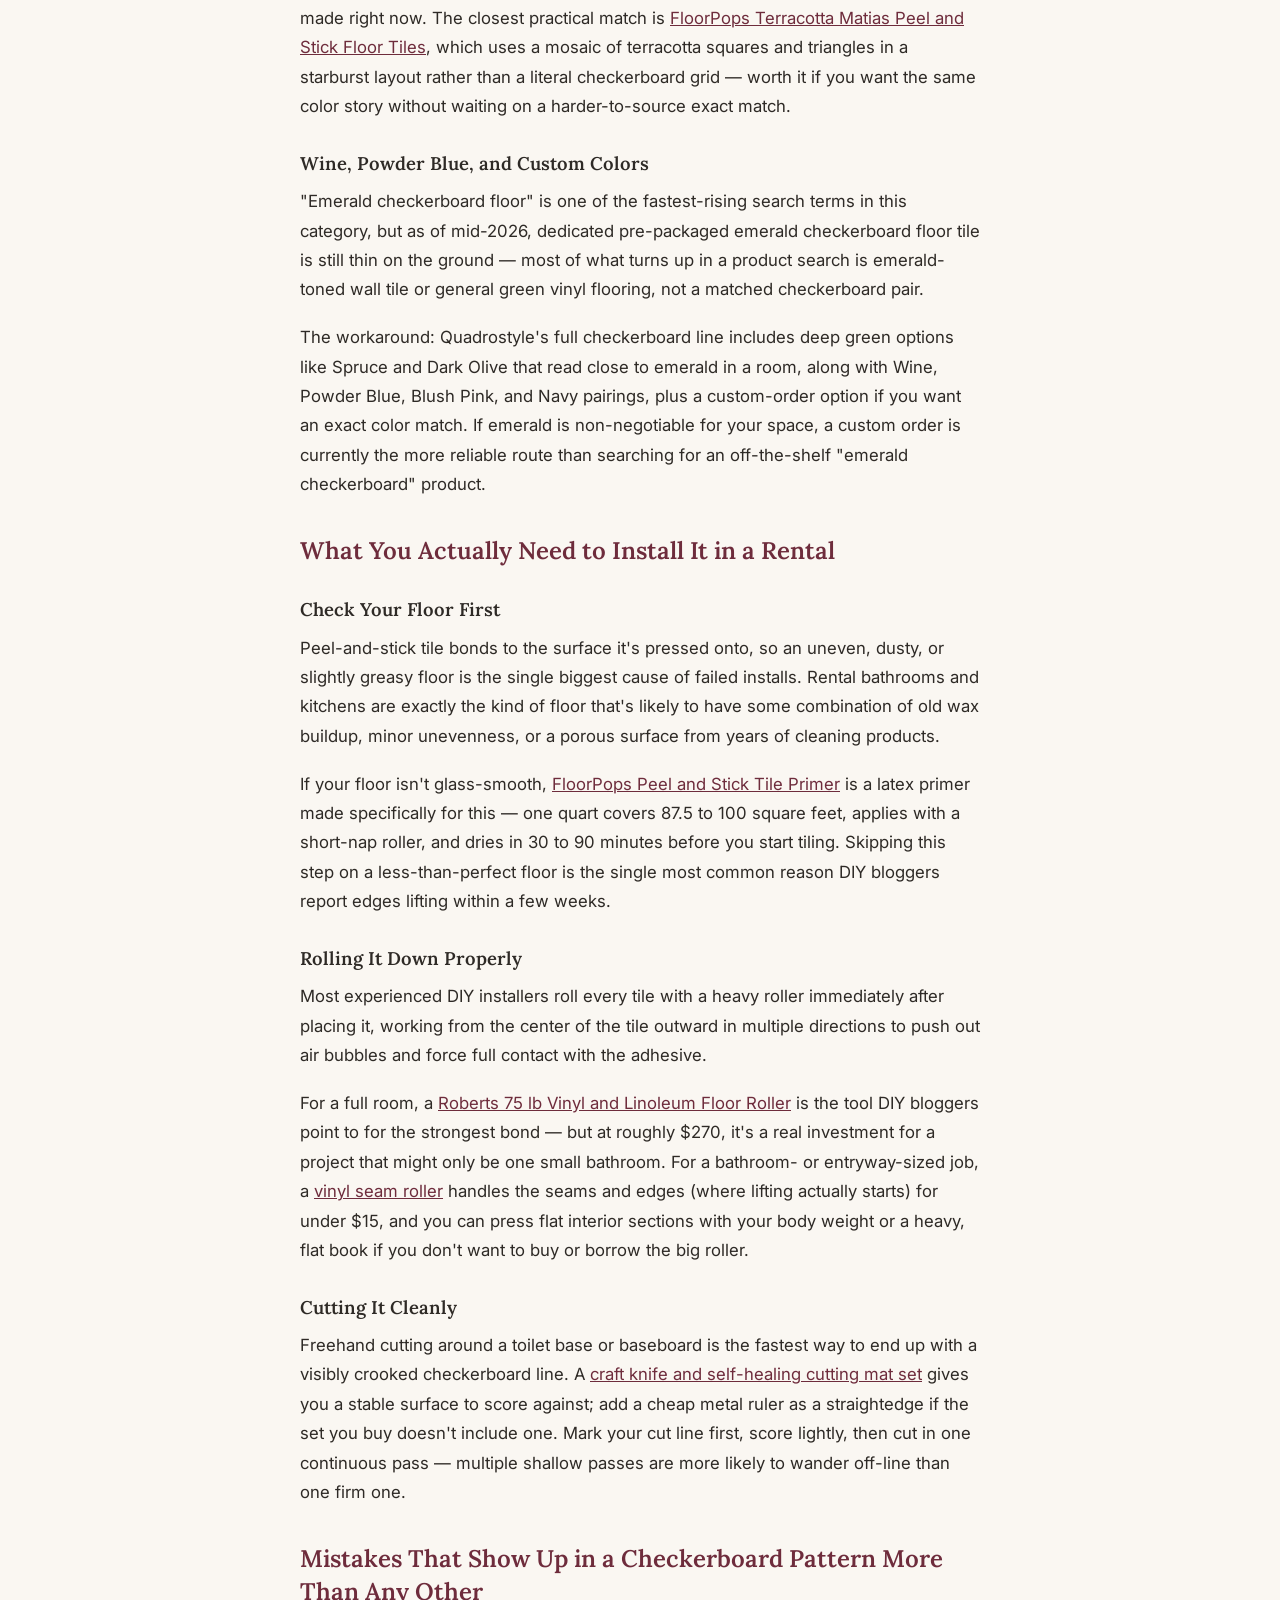
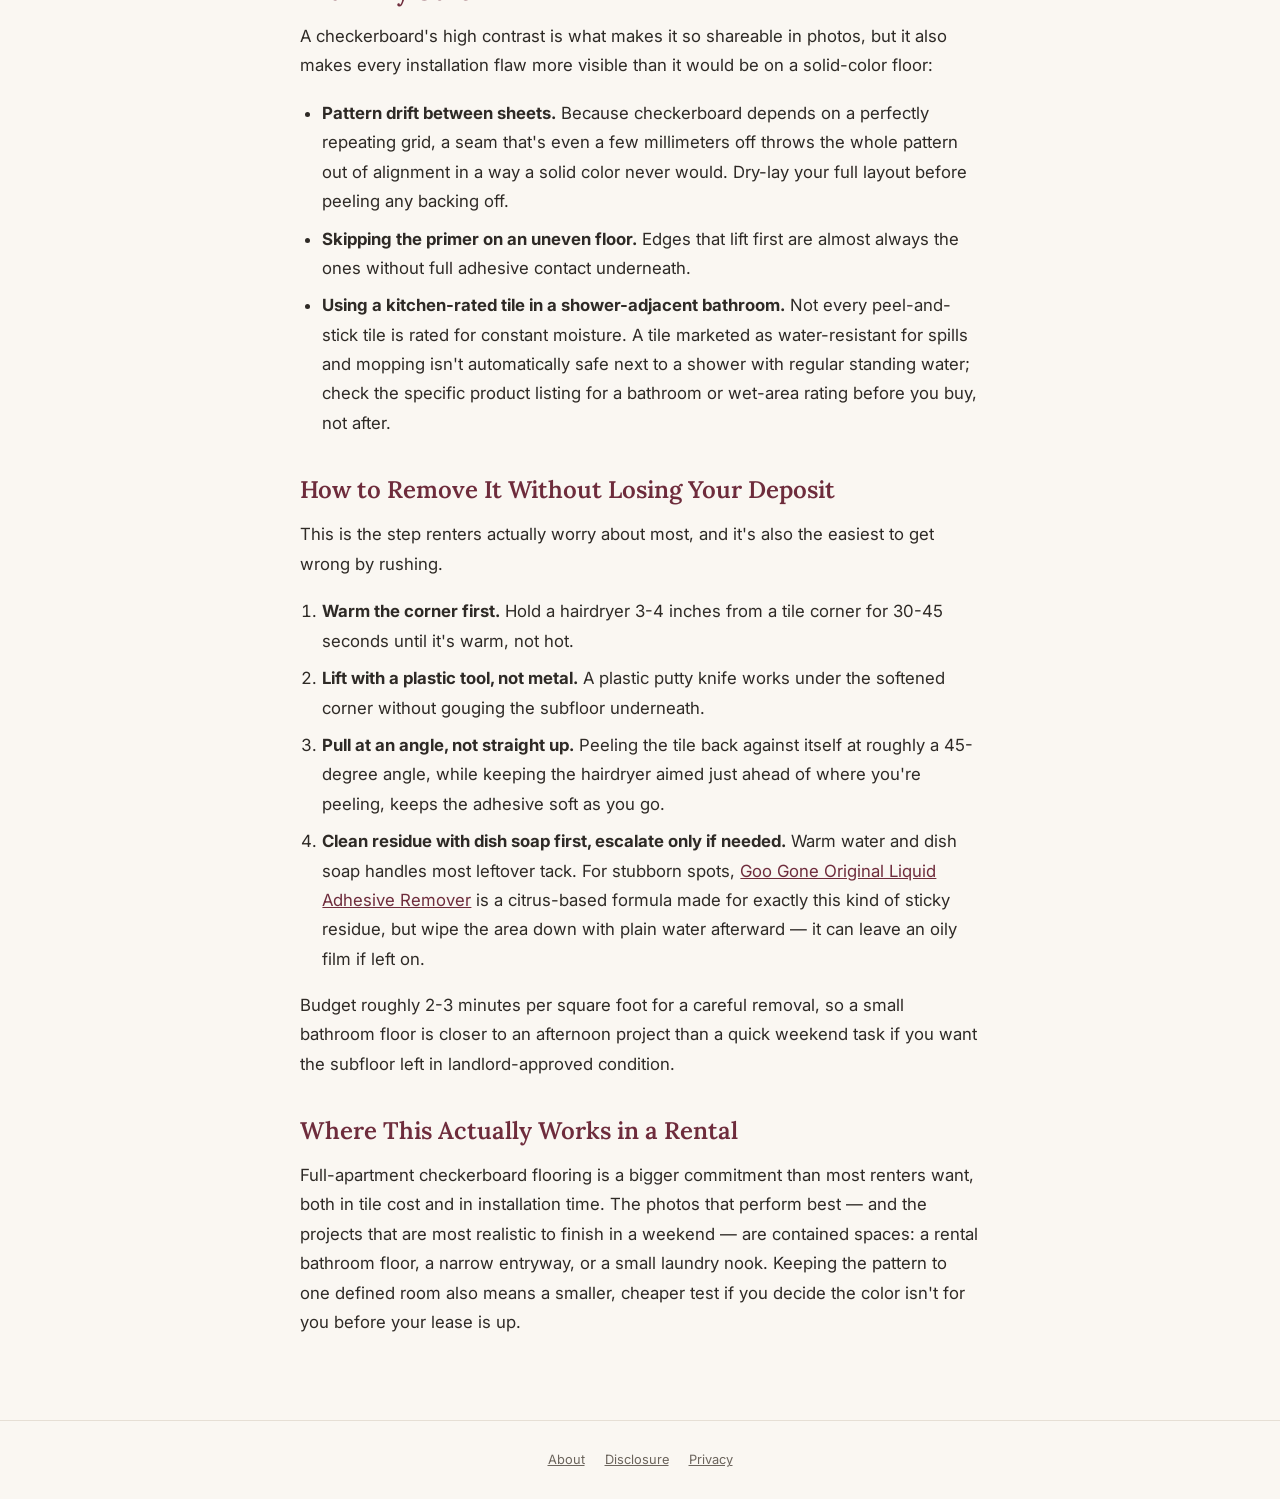
<file: docs/articles/checkerboard-peel-stick-floor-renters.html>
<!DOCTYPE html>
<html lang="en">
<head>
<meta charset="UTF-8">
<meta name="viewport" content="width=device-width, initial-scale=1.0">
<title>Colorful Checkerboard Peel-and-Stick Floor Ideas for Renters (Beyond Black and White)</title>
<meta name="description" content="Sage, terracotta, and wine checkerboard peel-and-stick floors for renters — real product picks, install tips, and how to remove it without losing your deposit.">
<meta property="og:type" content="article">
<meta property="og:site_name" content="Home &amp; Rental DIY Ideas">
<meta property="og:title" content="Colorful Checkerboard Peel-and-Stick Floor Ideas for Renters (Beyond Black and White)">
<meta property="og:description" content="Sage, terracotta, and wine checkerboard peel-and-stick floors for renters — real product picks, install tips, and how to remove it without losing your deposit.">
<meta property="og:url" content="https://hito77ki-ship-it.github.io/pinterest-affiliate/articles/checkerboard-peel-stick-floor-renters.html">
<meta name="twitter:card" content="summary">
<link rel="icon" href="data:image/svg+xml,%3Csvg xmlns='http://www.w3.org/2000/svg' viewBox='0 0 100 100'%3E%3Crect width='100' height='100' rx='20' fill='%236E2C3C'/%3E%3Ctext x='50' y='70' font-size='58' font-family='Georgia,serif' fill='%23FAF7F2' text-anchor='middle'%3EH%3C/text%3E%3C/svg%3E">
<link rel="stylesheet" href="../styles.css">
</head>
<body>
<header class="site-header">
  <div class="inner">
    <a class="logo" href="../index.html">Home &amp; Rental DIY Ideas</a>
    <nav>
      <a href="../about.html">About</a>
      <a href="../disclosure.html">Disclosure</a>
    </nav>
  </div>
</header>

<main>
  <span class="eyebrow">DIY &amp; Flooring</span>
  <h1>Colorful Checkerboard Peel-and-Stick Floor Ideas for Renters (Beyond Black and White)</h1>
  <p class="meta">Published August 20, 2026</p>

  <div class="disclosure-banner">
    This post contains affiliate links. If you purchase through these links, we may earn a small commission at no extra cost to you. See our <a href="../disclosure.html">full disclosure</a>.
  </div>

  <p>Checkerboard floors are back, and this time they're not just black and white. Searches for checkerboard flooring climbed sharply through 2026, with bathroom-specific searches more than doubling as designers started pairing the pattern with sage green, terracotta, and wine instead of the usual monochrome. If you rent, that trend is easier to try than it looks &mdash; no tile saw, no thinset, no calls to your landlord.</p>

  <p>Here's how to pick a color combo that doesn't look dated in two years, install it without wrecking your subfloor, and pull it back up cleanly when your lease ends.</p>

  <h2>Why 2026's Checkerboard Comeback Isn't Black and White</h2>
  <p>Classic black-and-white checkerboard reads retro-diner or 1980s kitchen. The 2026 version swaps the contrast for tone-on-tone color pairs &mdash; sage with ivory, terracotta with bone white, wine with dust &mdash; that feel more like a considered design choice and less like a costume.</p>
  <p>For renters, that shift matters for a practical reason: a soft two-tone checkerboard blends into more of your existing furniture and paint colors than stark black-and-white does, so it's less likely to fight with whatever's already in the room when you move.</p>

  <h2>Non-Traditional Checkerboard Color Combos to Try</h2>

  <h3>Sage Green + Ivory</h3>
  <p>This is the combo showing up most in 2026 bathroom photos, and it's also the easiest to source as an actual peel-and-stick product.</p>
  <p><a href="https://www.amazon.com/dp/B0BMW5N5LX?tag=homerentaldiy-20" target="_blank" rel="nofollow sponsored noopener">RoomMates Sage Green Ceramic Peel and Stick Vinyl Tile</a> comes in 10.5-inch squares, four tiles per pack covering about 2.45 square feet, for around $19 a pack. A small rental bathroom (roughly 25-35 square feet) typically needs 10-14 packs, so price it out before you fall in love with the look. Because it's a pre-cut tile rather than a single continuous sheet, dry-lay a few rows first to catch any pattern drift before peeling the backing off.</p>

  <h3>Terracotta + Bone White</h3>
  <p>Terracotta paired with a warm off-white reads more grounded and less trendy-for-trendy's-sake than the brighter color pairs, which is probably why it's the second-most searched combo after sage.</p>
  <p>A strict two-square terracotta-and-bone-white checkerboard is hard to find ready-made right now. The closest practical match is <a href="https://www.amazon.com/dp/B0C9V48C4J?tag=homerentaldiy-20" target="_blank" rel="nofollow sponsored noopener">FloorPops Terracotta Matias Peel and Stick Floor Tiles</a>, which uses a mosaic of terracotta squares and triangles in a starburst layout rather than a literal checkerboard grid &mdash; worth it if you want the same color story without waiting on a harder-to-source exact match.</p>

  <h3>Wine, Powder Blue, and Custom Colors</h3>
  <p>"Emerald checkerboard floor" is one of the fastest-rising search terms in this category, but as of mid-2026, dedicated pre-packaged emerald checkerboard floor tile is still thin on the ground &mdash; most of what turns up in a product search is emerald-toned wall tile or general green vinyl flooring, not a matched checkerboard pair.</p>
  <p>The workaround: Quadrostyle's full checkerboard line includes deep green options like Spruce and Dark Olive that read close to emerald in a room, along with Wine, Powder Blue, Blush Pink, and Navy pairings, plus a custom-order option if you want an exact color match. If emerald is non-negotiable for your space, a custom order is currently the more reliable route than searching for an off-the-shelf "emerald checkerboard" product.</p>

  <h2>What You Actually Need to Install It in a Rental</h2>

  <h3>Check Your Floor First</h3>
  <p>Peel-and-stick tile bonds to the surface it's pressed onto, so an uneven, dusty, or slightly greasy floor is the single biggest cause of failed installs. Rental bathrooms and kitchens are exactly the kind of floor that's likely to have some combination of old wax buildup, minor unevenness, or a porous surface from years of cleaning products.</p>
  <p>If your floor isn't glass-smooth, <a href="https://www.amazon.com/dp/B096W6L8FC?tag=homerentaldiy-20" target="_blank" rel="nofollow sponsored noopener">FloorPops Peel and Stick Tile Primer</a> is a latex primer made specifically for this &mdash; one quart covers 87.5 to 100 square feet, applies with a short-nap roller, and dries in 30 to 90 minutes before you start tiling. Skipping this step on a less-than-perfect floor is the single most common reason DIY bloggers report edges lifting within a few weeks.</p>

  <h3>Rolling It Down Properly</h3>
  <p>Most experienced DIY installers roll every tile with a heavy roller immediately after placing it, working from the center of the tile outward in multiple directions to push out air bubbles and force full contact with the adhesive.</p>
  <p>For a full room, a <a href="https://www.amazon.com/dp/B000CP2LMS?tag=homerentaldiy-20" target="_blank" rel="nofollow sponsored noopener">Roberts 75 lb Vinyl and Linoleum Floor Roller</a> is the tool DIY bloggers point to for the strongest bond &mdash; but at roughly $270, it's a real investment for a project that might only be one small bathroom. For a bathroom- or entryway-sized job, a <a href="https://www.amazon.com/dp/B00TBKJBFK?tag=homerentaldiy-20" target="_blank" rel="nofollow sponsored noopener">vinyl seam roller</a> handles the seams and edges (where lifting actually starts) for under $15, and you can press flat interior sections with your body weight or a heavy, flat book if you don't want to buy or borrow the big roller.</p>

  <h3>Cutting It Cleanly</h3>
  <p>Freehand cutting around a toilet base or baseboard is the fastest way to end up with a visibly crooked checkerboard line. A <a href="https://www.amazon.com/dp/B079P9XGGT?tag=homerentaldiy-20" target="_blank" rel="nofollow sponsored noopener">craft knife and self-healing cutting mat set</a> gives you a stable surface to score against; add a cheap metal ruler as a straightedge if the set you buy doesn't include one. Mark your cut line first, score lightly, then cut in one continuous pass &mdash; multiple shallow passes are more likely to wander off-line than one firm one.</p>

  <h2>Mistakes That Show Up in a Checkerboard Pattern More Than Any Other</h2>
  <p>A checkerboard's high contrast is what makes it so shareable in photos, but it also makes every installation flaw more visible than it would be on a solid-color floor:</p>
  <ul>
    <li><strong>Pattern drift between sheets.</strong> Because checkerboard depends on a perfectly repeating grid, a seam that's even a few millimeters off throws the whole pattern out of alignment in a way a solid color never would. Dry-lay your full layout before peeling any backing off.</li>
    <li><strong>Skipping the primer on an uneven floor.</strong> Edges that lift first are almost always the ones without full adhesive contact underneath.</li>
    <li><strong>Using a kitchen-rated tile in a shower-adjacent bathroom.</strong> Not every peel-and-stick tile is rated for constant moisture. A tile marketed as water-resistant for spills and mopping isn't automatically safe next to a shower with regular standing water; check the specific product listing for a bathroom or wet-area rating before you buy, not after.</li>
  </ul>

  <h2>How to Remove It Without Losing Your Deposit</h2>
  <p>This is the step renters actually worry about most, and it's also the easiest to get wrong by rushing.</p>
  <ol>
    <li><strong>Warm the corner first.</strong> Hold a hairdryer 3-4 inches from a tile corner for 30-45 seconds until it's warm, not hot.</li>
    <li><strong>Lift with a plastic tool, not metal.</strong> A plastic putty knife works under the softened corner without gouging the subfloor underneath.</li>
    <li><strong>Pull at an angle, not straight up.</strong> Peeling the tile back against itself at roughly a 45-degree angle, while keeping the hairdryer aimed just ahead of where you're peeling, keeps the adhesive soft as you go.</li>
    <li><strong>Clean residue with dish soap first, escalate only if needed.</strong> Warm water and dish soap handles most leftover tack. For stubborn spots, <a href="https://www.amazon.com/dp/B07DNHVWKQ?tag=homerentaldiy-20" target="_blank" rel="nofollow sponsored noopener">Goo Gone Original Liquid Adhesive Remover</a> is a citrus-based formula made for exactly this kind of sticky residue, but wipe the area down with plain water afterward &mdash; it can leave an oily film if left on.</li>
  </ol>
  <p>Budget roughly 2-3 minutes per square foot for a careful removal, so a small bathroom floor is closer to an afternoon project than a quick weekend task if you want the subfloor left in landlord-approved condition.</p>

  <h2>Where This Actually Works in a Rental</h2>
  <p>Full-apartment checkerboard flooring is a bigger commitment than most renters want, both in tile cost and in installation time. The photos that perform best &mdash; and the projects that are most realistic to finish in a weekend &mdash; are contained spaces: a rental bathroom floor, a narrow entryway, or a small laundry nook. Keeping the pattern to one defined room also means a smaller, cheaper test if you decide the color isn't for you before your lease is up.</p>
</main>

<footer class="site-footer">
  <a href="../about.html">About</a>
  <a href="../disclosure.html">Disclosure</a>
  <a href="../privacy.html">Privacy</a>
</footer>
</body>
</html>
</file>
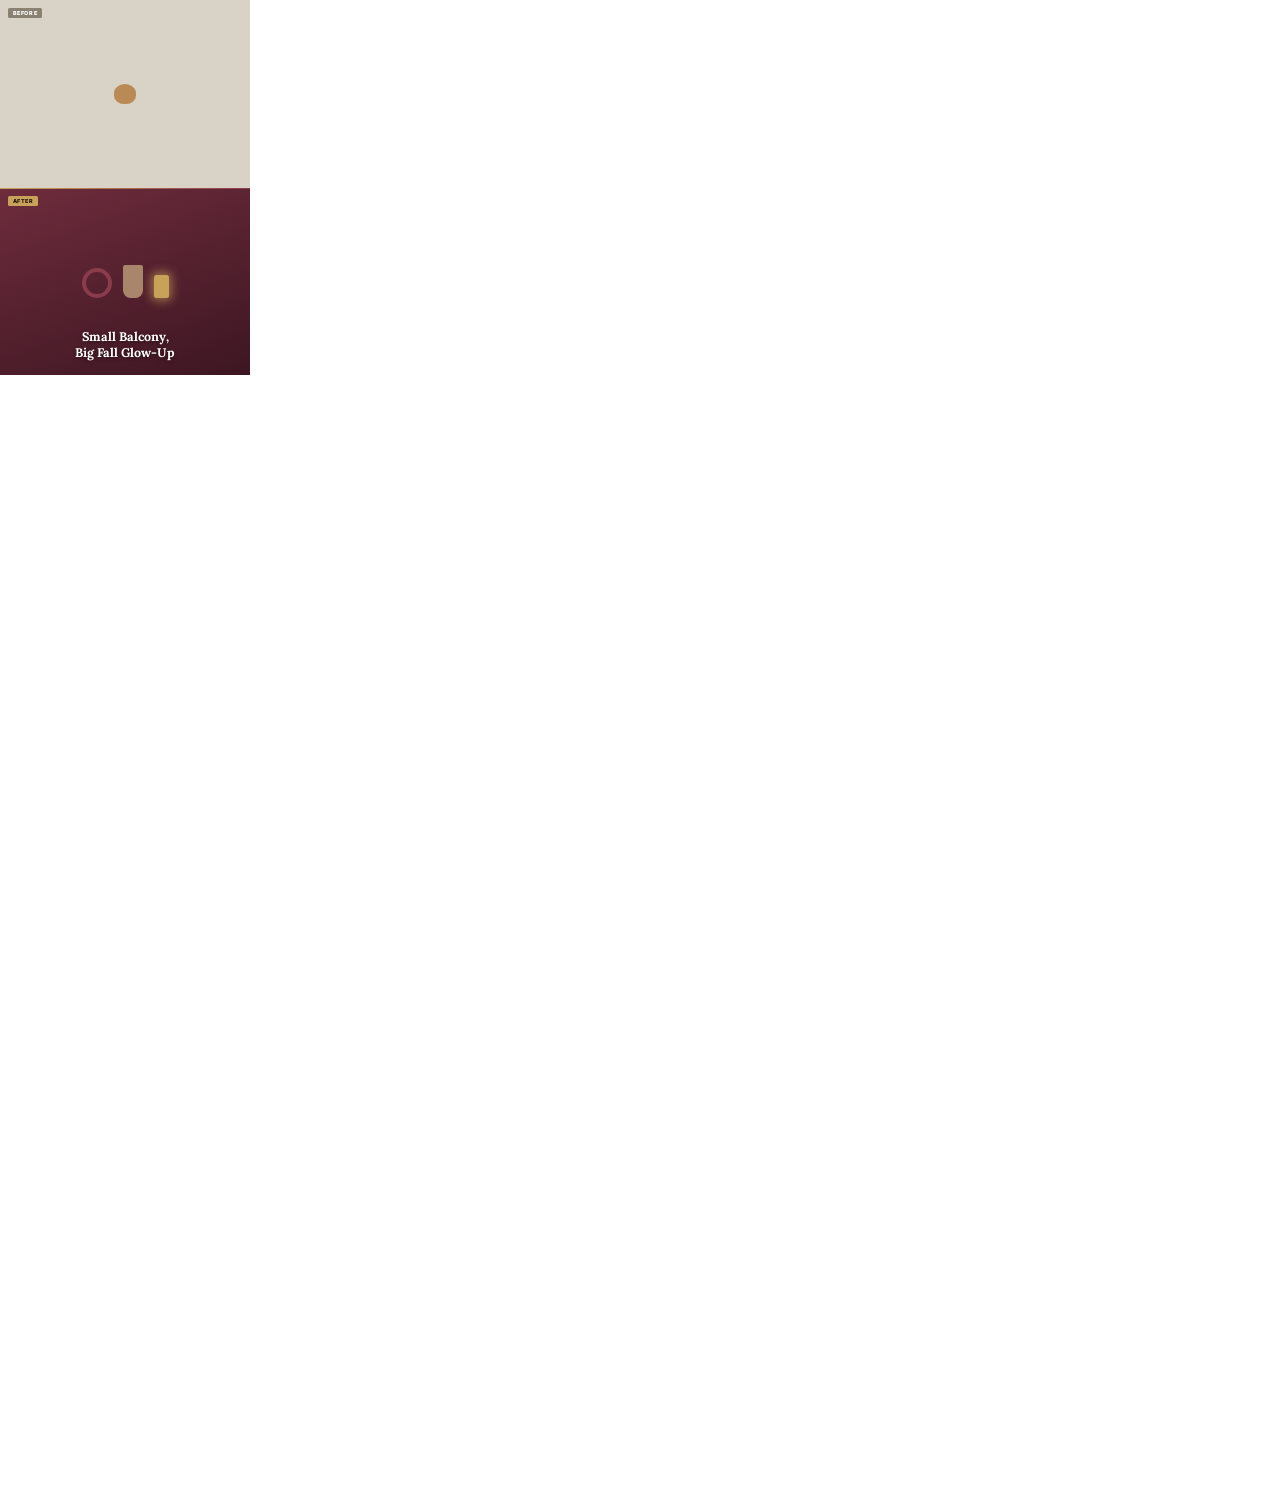
<file: pipeline/03-pins/renders/burgundy-a.html>
<!DOCTYPE html>
<html><head><meta charset="UTF-8">
<style>
@import url('https://fonts.googleapis.com/css2?family=Lora:wght@700&family=Inter:wght@700;800&display=swap');
* { margin:0; padding:0; box-sizing:border-box; }
html,body { width:1000px; height:1500px; overflow:hidden; zoom:0.5; font-family:'Inter',sans-serif; }
.pin { width:1000px; height:1500px; display:flex; flex-direction:column; position:relative; }
.half { flex:1; display:flex; flex-direction:column; align-items:center; justify-content:center; position:relative; }
.before { background:#D9D2C6; }
.after { background:linear-gradient(160deg,#6E2C3C,#3D1622); }
.tag { position:absolute; top:32px; left:32px; font-weight:800; font-size:22px; letter-spacing:0.12em; padding:8px 18px; border-radius:6px; }
.before .tag { background:#8A8172; color:#fff; }
.after .tag { background:#C9A25A; color:#2E1A10; }
.pumpkin { width:90px; height:78px; border-radius:50% 50% 45% 45%; background:#B98A56; }
.props { display:flex; gap:44px; align-items:flex-end; }
.wreath { width:120px; height:120px; border-radius:50%; border:16px solid #8A3B4C; }
.urn { width:80px; height:130px; background:#A9856B; border-radius:8px 8px 30px 30px; }
.lantern { width:60px; height:90px; background:#C9A25A; border-radius:10px; box-shadow:0 0 40px 12px rgba(201,162,90,0.6); }
.divider { position:absolute; top:750px; left:0; right:0; height:6px; background:linear-gradient(90deg,#C9A25A,#8A3B4C); }
.headline { position:absolute; bottom:60px; left:60px; right:60px; text-align:center; }
.headline h1 { font-family:'Lora',serif; color:#fff; font-size:50px; text-shadow:0 3px 14px rgba(0,0,0,0.5); }
</style></head>
<body>
<div class="pin">
  <div class="half before"><div class="tag">BEFORE</div><div class="pumpkin"></div></div>
  <div class="half after">
    <div class="tag">AFTER</div>
    <div class="props"><div class="wreath"></div><div class="urn"></div><div class="lantern"></div></div>
    <div class="headline"><h1>Small Balcony,<br>Big Fall Glow-Up</h1></div>
  </div>
  <div class="divider"></div>
</div>
</body></html>
</file>
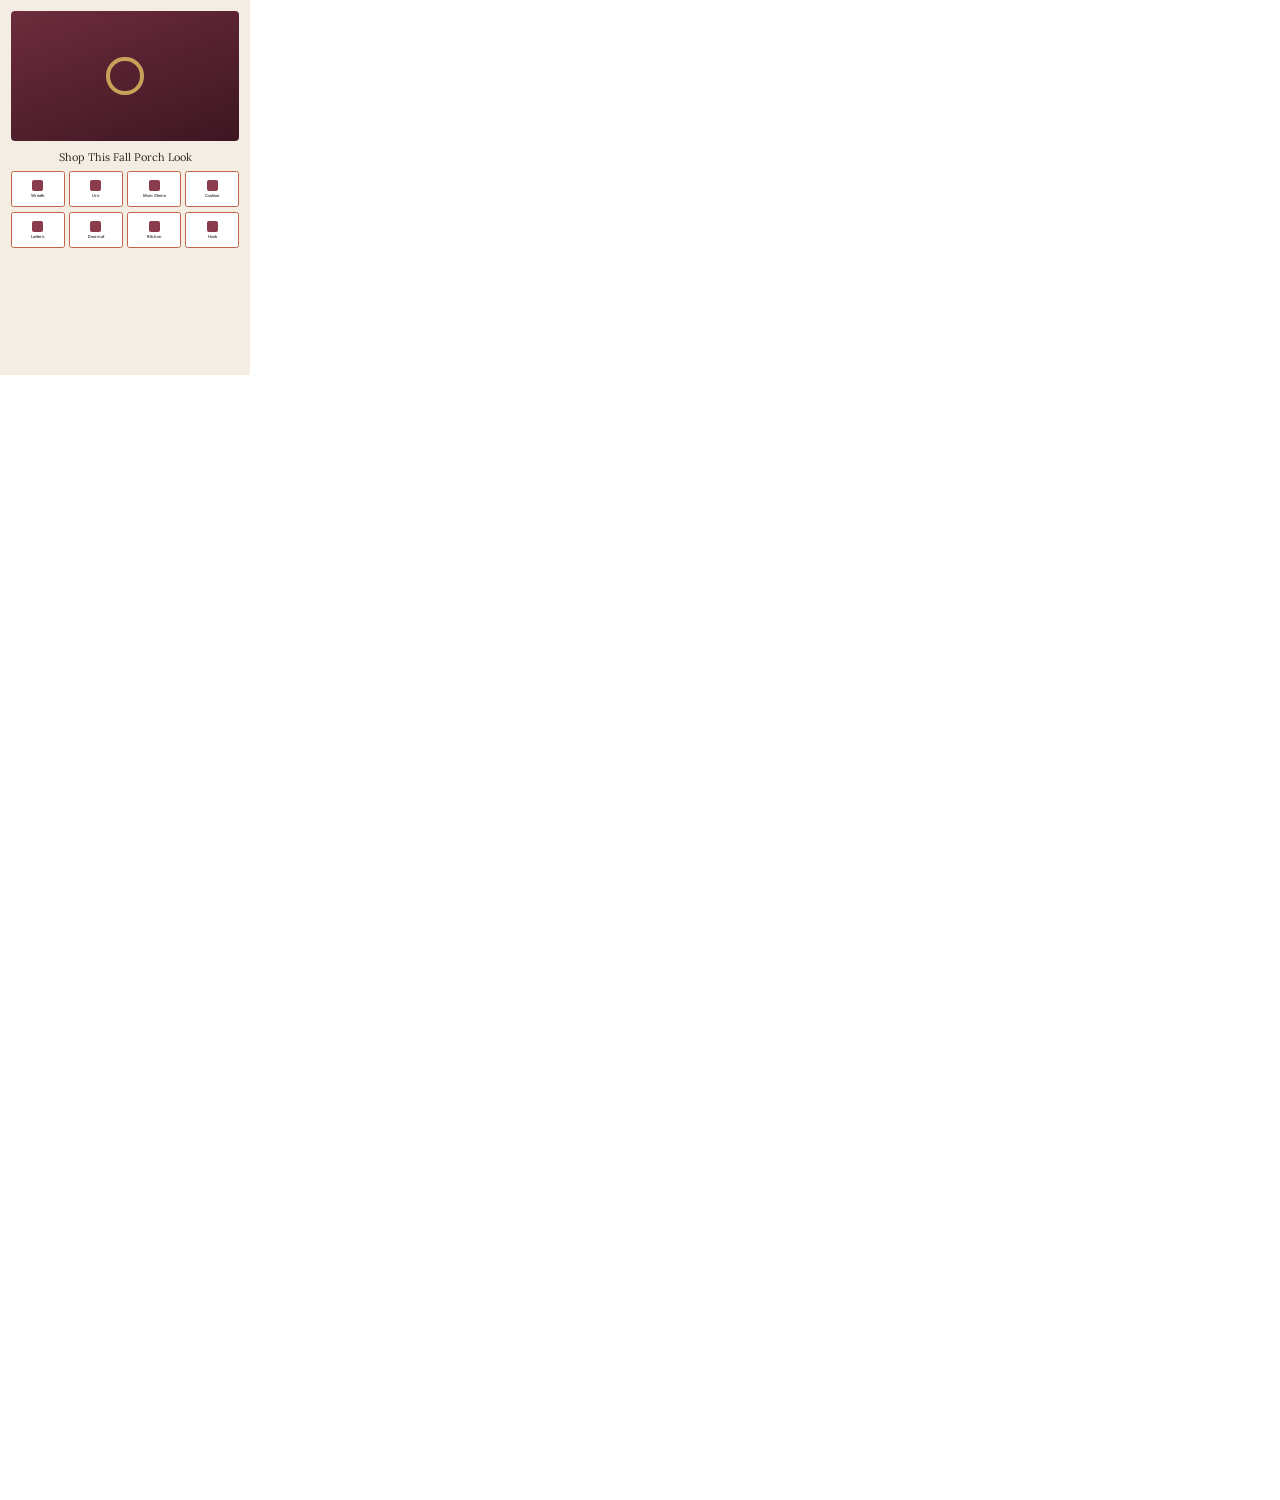
<file: pipeline/03-pins/renders/burgundy-b.html>
<!DOCTYPE html>
<html><head><meta charset="UTF-8">
<style>
@import url('https://fonts.googleapis.com/css2?family=Lora:wght@700&family=Inter:wght@700;800&display=swap');
* { margin:0; padding:0; box-sizing:border-box; }
html,body { width:1000px; height:1500px; overflow:hidden; zoom:0.5; font-family:'Inter',sans-serif; }
.pin { width:1000px; height:1500px; background:#F3EDE3; display:flex; flex-direction:column; align-items:center; padding:44px; }
.center { width:100%; height:520px; border-radius:16px; background:linear-gradient(160deg,#6E2C3C,#3D1622); margin-bottom:34px; display:flex; align-items:center; justify-content:center; }
.center .wreath { width:150px; height:150px; border-radius:50%; border:18px solid #C9A25A; }
.headline { font-family:'Lora',serif; font-size:44px; color:#2E2A26; margin-bottom:30px; text-align:center; }
.grid { display:grid; grid-template-columns:repeat(4,1fr); gap:18px; width:100%; }
.cell { background:#fff; border:2px solid #C0654A; border-radius:10px; height:145px; display:flex; flex-direction:column; align-items:center; justify-content:center; gap:10px; }
.cell .dot { width:44px; height:44px; border-radius:8px; background:#8A3B4C; }
.cell span { font-size:16px; font-weight:700; color:#5C574F; }
</style></head>
<body>
<div class="pin">
  <div class="center"><div class="wreath"></div></div>
  <div class="headline">Shop This Fall Porch Look</div>
  <div class="grid">
    <div class="cell"><div class="dot"></div><span>Wreath</span></div>
    <div class="cell"><div class="dot"></div><span>Urn</span></div>
    <div class="cell"><div class="dot"></div><span>Mum Stems</span></div>
    <div class="cell"><div class="dot"></div><span>Cushion</span></div>
    <div class="cell"><div class="dot"></div><span>Lantern</span></div>
    <div class="cell"><div class="dot"></div><span>Doormat</span></div>
    <div class="cell"><div class="dot"></div><span>Ribbon</span></div>
    <div class="cell"><div class="dot"></div><span>Hook</span></div>
  </div>
</div>
</body></html>
</file>
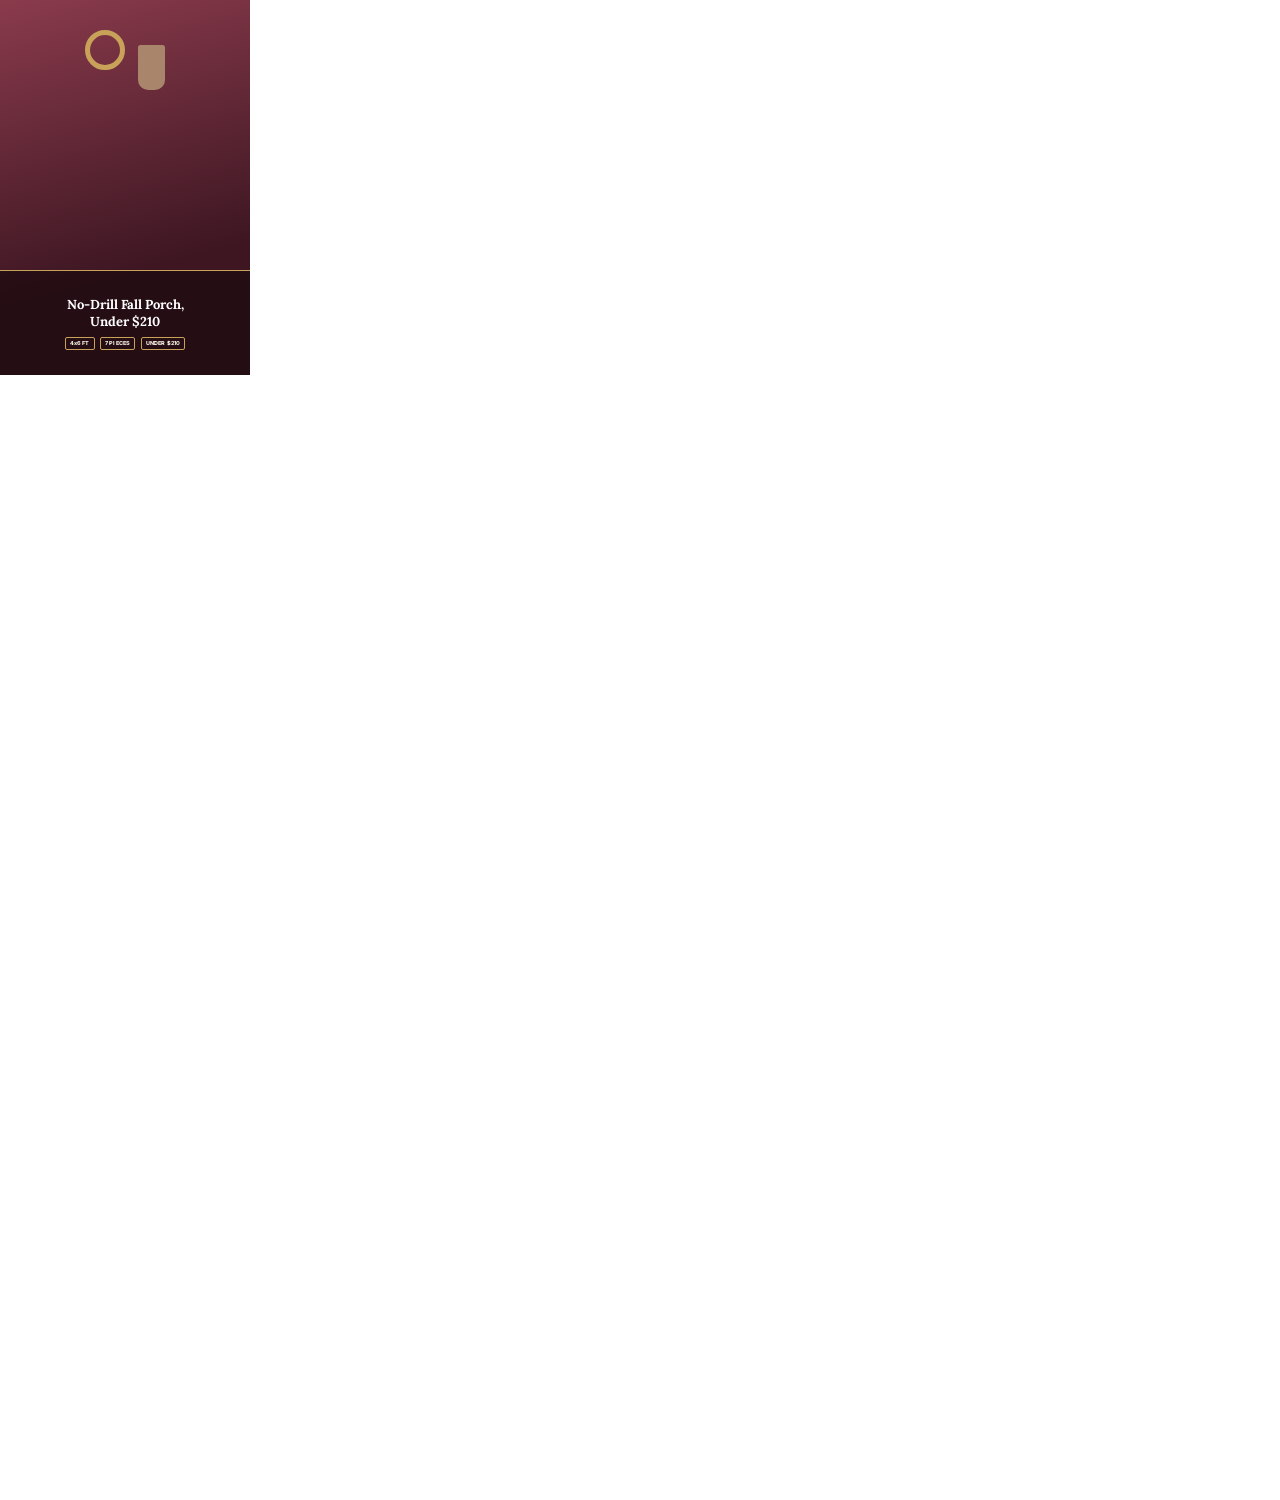
<file: pipeline/03-pins/renders/burgundy-c.html>
<!DOCTYPE html>
<html><head><meta charset="UTF-8">
<style>
@import url('https://fonts.googleapis.com/css2?family=Lora:wght@700&family=Inter:wght@700;800&display=swap');
* { margin:0; padding:0; box-sizing:border-box; }
html,body { width:1000px; height:1500px; overflow:hidden; zoom:0.5; font-family:'Inter',sans-serif; }
.pin { width:1000px; height:1500px; position:relative; background:linear-gradient(165deg,#8A3B4C,#3D1622 70%); display:flex; align-items:center; justify-content:center; }
.props { position:absolute; top:120px; left:0; right:0; display:flex; justify-content:center; gap:50px; }
.wreath { width:160px; height:160px; border-radius:50%; border:20px solid #C9A25A; }
.urn { width:110px; height:180px; background:#A9856B; border-radius:10px 10px 40px 40px; margin-top:60px; }
.bar { position:absolute; left:0; right:0; bottom:0; height:420px; background:rgba(30,10,15,0.75); border-top:5px solid #C9A25A; display:flex; flex-direction:column; align-items:center; justify-content:center; padding:40px; }
.bar h1 { font-family:'Lora',serif; color:#fff; font-size:52px; text-align:center; margin-bottom:26px; }
.subrow { display:flex; gap:22px; }
.subrow span { color:#F2E9DD; font-weight:800; font-size:22px; letter-spacing:0.03em; border:2px solid #C9A25A; border-radius:8px; padding:10px 16px; }
</style></head>
<body>
<div class="pin">
  <div class="props"><div class="wreath"></div><div class="urn"></div></div>
  <div class="bar">
    <h1>No-Drill Fall Porch,<br>Under $210</h1>
    <div class="subrow"><span>4x6 FT</span><span>7 PIECES</span><span>UNDER $210</span></div>
  </div>
</div>
</body></html>
</file>
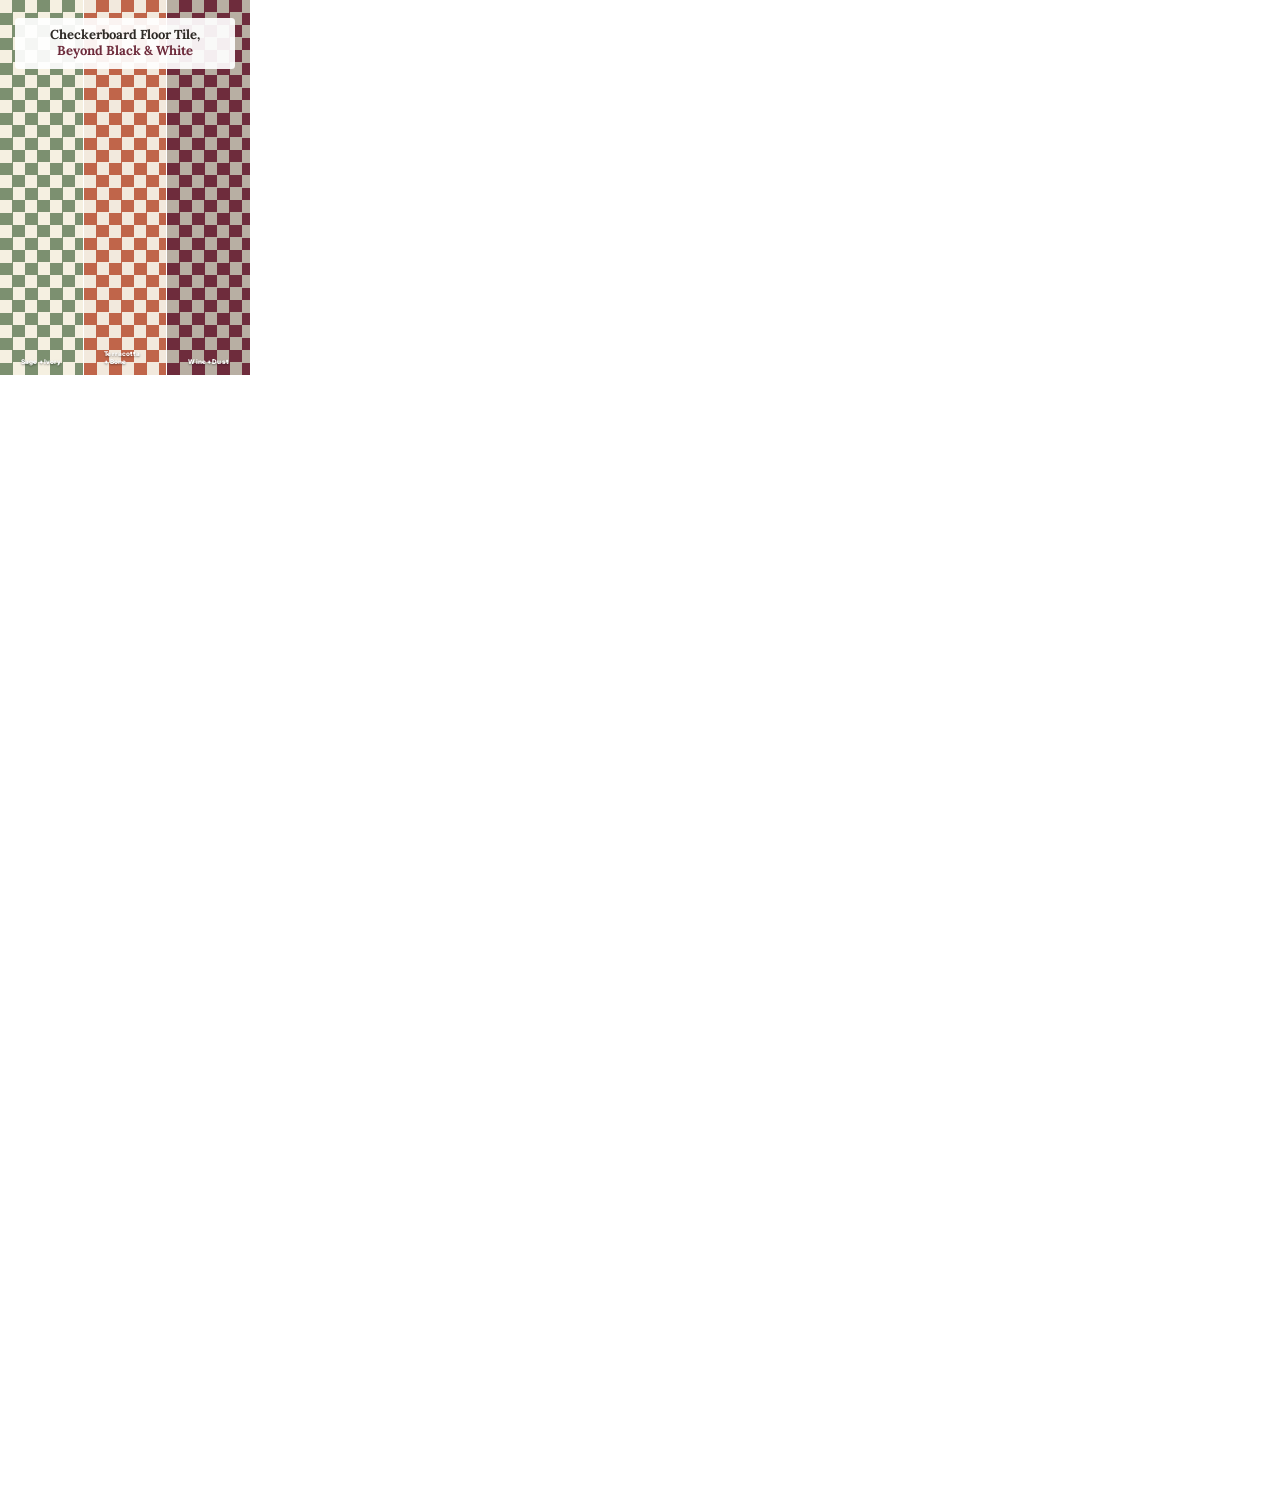
<file: pipeline/03-pins/renders/checkerboard-a.html>
<!DOCTYPE html>
<html><head><meta charset="UTF-8">
<style>
@import url('https://fonts.googleapis.com/css2?family=Lora:wght@600;700&family=Inter:wght@700;800&display=swap');
* { margin:0; padding:0; box-sizing:border-box; }
html,body { width:1000px; height:1500px; overflow:hidden; zoom:0.5; font-family:'Inter',sans-serif; }
.pin { width:1000px; height:1500px; display:flex; flex-direction:column; position:relative; background:#FAF7F2; }
.bands { flex:1; display:flex; }
.band { flex:1; position:relative; }
.band + .band { border-left:4px solid #fff; }
.b1 { background: repeating-conic-gradient(#7C9070 0% 25%, #F5F0E1 0% 50%) 0 0 / 100px 100px; }
.b2 { background: repeating-conic-gradient(#C0654A 0% 25%, #F2E9DD 0% 50%) 0 0 / 100px 100px; }
.b3 { background: repeating-conic-gradient(#6E2C3C 0% 25%, #B8AFA3 0% 50%) 0 0 / 100px 100px; }
.label { position:absolute; bottom:36px; left:50%; transform:translateX(-50%); color:#fff; font-weight:800; font-size:26px; text-shadow:0 2px 8px rgba(0,0,0,0.45); letter-spacing:0.02em; }
.overlay { position:absolute; top:70px; left:60px; right:60px; background:rgba(255,255,255,0.92); border-radius:14px; padding:38px 44px; text-align:center; }
.overlay h1 { font-family:'Lora',serif; font-weight:700; font-size:52px; line-height:1.25; color:#2E2A26; }
.overlay h1 span { color:#6E2C3C; }
</style></head>
<body>
<div class="pin">
  <div class="bands">
    <div class="band b1"><div class="label">Sage + Ivory</div></div>
    <div class="band b2"><div class="label">Terracotta + Bone</div></div>
    <div class="band b3"><div class="label">Wine + Dust</div></div>
  </div>
  <div class="overlay">
    <h1>Checkerboard Floor Tile,<br><span>Beyond Black &amp; White</span></h1>
  </div>
</div>
</body></html>
</file>
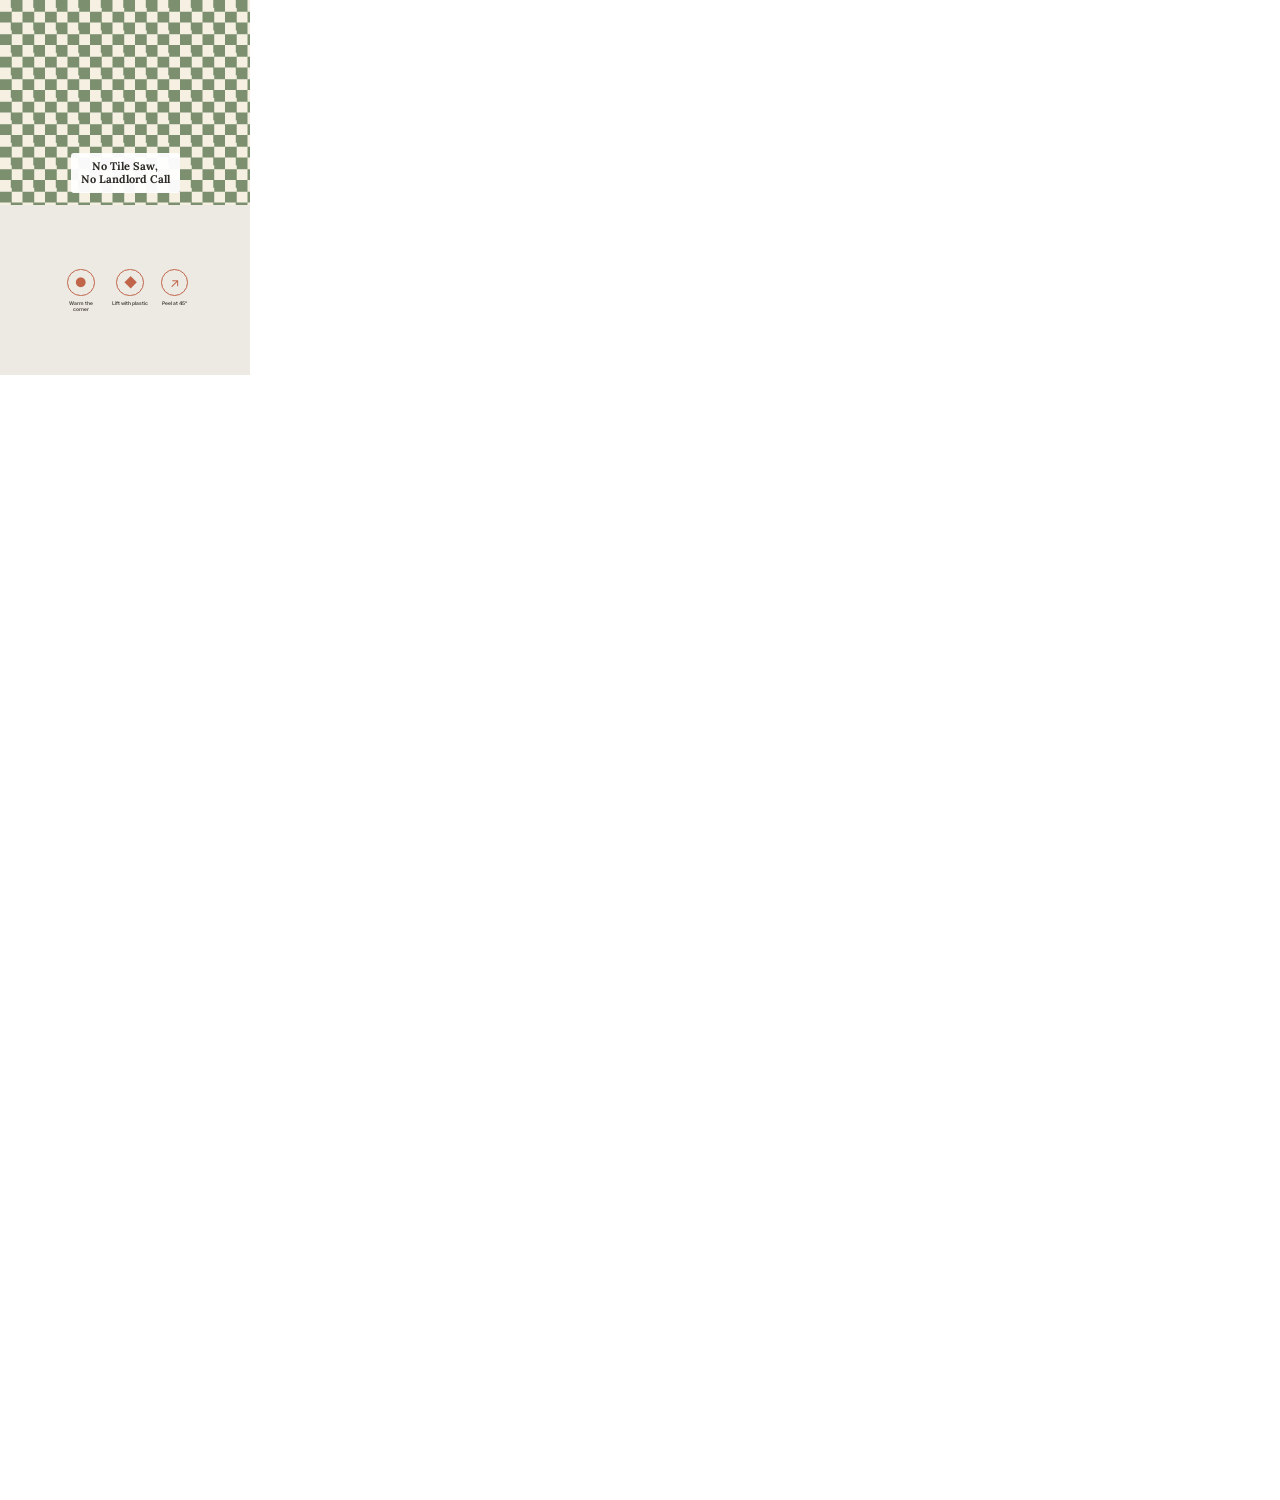
<file: pipeline/03-pins/renders/checkerboard-b.html>
<!DOCTYPE html>
<html><head><meta charset="UTF-8">
<style>
@import url('https://fonts.googleapis.com/css2?family=Lora:wght@600;700&family=Inter:wght@700;800&display=swap');
* { margin:0; padding:0; box-sizing:border-box; }
html,body { width:1000px; height:1500px; overflow:hidden; zoom:0.5; font-family:'Inter',sans-serif; }
.pin { width:1000px; height:1500px; display:flex; flex-direction:column; background:#FAF7F2; }
.top { height:820px; background: repeating-conic-gradient(#7C9070 0% 25%, #F5F0E1 0% 50%) 0 0 / 90px 90px; display:flex; align-items:flex-end; justify-content:center; padding-bottom:50px; }
.badge { background:rgba(255,255,255,0.95); border-radius:12px; padding:26px 40px; text-align:center; }
.badge h1 { font-family:'Lora',serif; font-weight:700; font-size:44px; color:#2E2A26; line-height:1.2; }
.bottom { flex:1; background:#EDEAE4; display:flex; flex-direction:column; align-items:center; justify-content:center; gap:36px; padding:40px; }
.steps { display:flex; gap:50px; }
.step { display:flex; flex-direction:column; align-items:center; gap:14px; }
.icon { width:110px; height:110px; border-radius:50%; border:6px solid #C0654A; display:flex; align-items:center; justify-content:center; font-size:52px; color:#C0654A; }
.step span { font-size:20px; font-weight:700; color:#5C574F; text-align:center; max-width:150px; }
</style></head>
<body>
<div class="pin">
  <div class="top"><div class="badge"><h1>No Tile Saw,<br>No Landlord Call</h1></div></div>
  <div class="bottom">
    <div class="steps">
      <div class="step"><div class="icon">&#9679;</div><span>Warm the corner</span></div>
      <div class="step"><div class="icon">&#9670;</div><span>Lift with plastic</span></div>
      <div class="step"><div class="icon">&#8599;</div><span>Peel at 45&deg;</span></div>
    </div>
  </div>
</div>
</body></html>
</file>
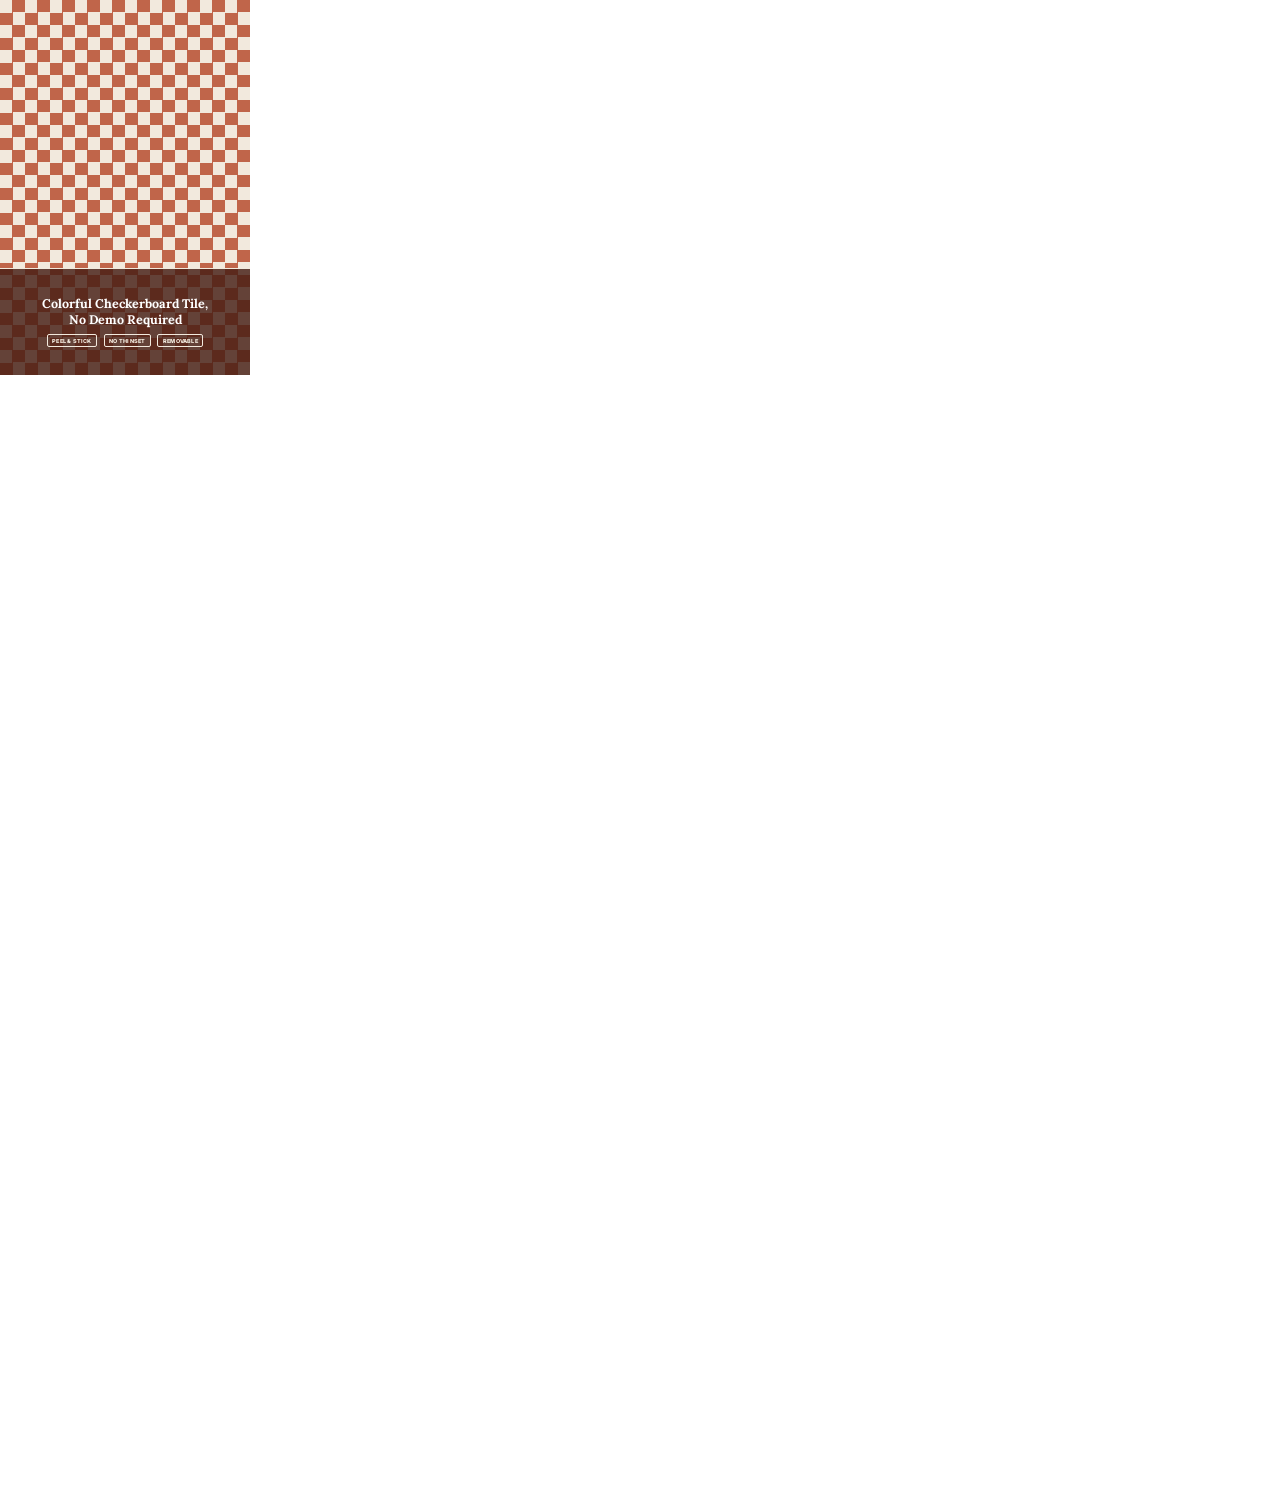
<file: pipeline/03-pins/renders/checkerboard-c.html>
<!DOCTYPE html>
<html><head><meta charset="UTF-8">
<style>
@import url('https://fonts.googleapis.com/css2?family=Lora:wght@700&family=Inter:wght@700;800&display=swap');
* { margin:0; padding:0; box-sizing:border-box; }
html,body { width:1000px; height:1500px; overflow:hidden; zoom:0.5; font-family:'Inter',sans-serif; }
.pin { width:1000px; height:1500px; position:relative; background: repeating-conic-gradient(#C0654A 0% 25%, #F2E9DD 0% 50%) 0 0 / 100px 100px; }
.bar { position:absolute; left:0; right:0; bottom:0; height:430px; background:rgba(70,30,20,0.82); border-top:5px solid #F2E9DD; display:flex; flex-direction:column; align-items:center; justify-content:center; padding:40px; }
.bar h1 { font-family:'Lora',serif; color:#fff; font-size:50px; text-align:center; line-height:1.25; margin-bottom:28px; }
.subrow { display:flex; gap:26px; }
.subrow span { color:#F2E9DD; font-weight:800; font-size:22px; letter-spacing:0.04em; border:2px solid #F2E9DD; border-radius:8px; padding:10px 18px; }
</style></head>
<body>
<div class="pin">
  <div class="bar">
    <h1>Colorful Checkerboard Tile,<br>No Demo Required</h1>
    <div class="subrow"><span>PEEL &amp; STICK</span><span>NO THINSET</span><span>REMOVABLE</span></div>
  </div>
</div>
</body></html>
</file>
<file: docs/styles.css>
@import url('https://fonts.googleapis.com/css2?family=Lora:ital,wght@0,500;0,600;0,700;1,500&family=Inter:wght@400;500;600&display=swap');

:root {
  --bg: #FAF7F2;
  --surface: #FFFFFF;
  --text: #2E2A26;
  --text-muted: #6B645C;
  --border: #E6DFD5;
  --sage: #7C9070;
  --terracotta: #C0654A;
  --wine: #6E2C3C;
  --accent: var(--terracotta);
  --max-width: 720px;
  --font-serif: "Lora", Georgia, "Times New Roman", serif;
  --font-sans: "Inter", -apple-system, BlinkMacSystemFont, "Segoe UI", Helvetica, Arial, sans-serif;
}

* { box-sizing: border-box; }

body {
  margin: 0;
  background: var(--bg);
  color: var(--text);
  font-family: var(--font-sans);
  line-height: 1.75;
  font-size: 1.05rem;
  -webkit-font-smoothing: antialiased;
}

header.site-header {
  border-bottom: 1px solid var(--border);
  background: var(--surface);
}

.site-header .inner {
  max-width: 960px;
  margin: 0 auto;
  padding: 1.4rem 1.25rem;
  display: flex;
  align-items: center;
  justify-content: space-between;
}

.site-header a.logo {
  font-family: var(--font-serif);
  font-weight: 600;
  font-size: 1.3rem;
  color: var(--wine);
  text-decoration: none;
  letter-spacing: 0.01em;
}

.site-header nav a {
  color: var(--text-muted);
  text-decoration: none;
  font-size: 0.8rem;
  font-weight: 500;
  letter-spacing: 0.06em;
  text-transform: uppercase;
  margin-left: 1.5rem;
}

.site-header nav a:hover { color: var(--accent); }

main {
  max-width: var(--max-width);
  margin: 0 auto;
  padding: 2.5rem 1.25rem 4rem;
}

.eyebrow {
  display: block;
  font-family: var(--font-sans);
  font-size: 0.78rem;
  font-weight: 600;
  letter-spacing: 0.12em;
  text-transform: uppercase;
  color: var(--accent);
  margin-bottom: 0.6rem;
}

h1 {
  font-family: var(--font-serif);
  font-weight: 600;
  font-size: 2.15rem;
  line-height: 1.25;
  margin: 0 0 0.75rem;
  color: var(--text);
}

h2 {
  font-family: var(--font-serif);
  font-weight: 600;
  font-size: 1.5rem;
  line-height: 1.35;
  margin: 2.25rem 0 0.85rem;
  color: var(--wine);
}

h3 {
  font-family: var(--font-serif);
  font-weight: 600;
  font-size: 1.15rem;
  margin: 1.6rem 0 0.5rem;
}

p { margin: 0 0 1.15rem; }

.meta {
  color: var(--text-muted);
  font-size: 0.85rem;
  margin-bottom: 1.75rem;
  padding-bottom: 1.75rem;
  border-bottom: 1px solid var(--border);
}

.figure { margin: 1.75rem 0; }
.figure img { width: 100%; height: auto; border-radius: 6px; display: block; }
.figure .caption {
  font-size: 0.8rem;
  color: var(--text-muted);
  margin-top: 0.5rem;
  font-style: italic;
}

.disclosure-banner {
  background: #F3EDE3;
  border: 1px solid var(--border);
  border-radius: 8px;
  padding: 0.85rem 1rem;
  font-size: 0.85rem;
  color: var(--text-muted);
  margin-bottom: 2rem;
}

.disclosure-banner a { color: var(--wine); }

.todo-link {
  background: #FDF3E7;
  border: 1px dashed #D9A441;
  border-radius: 4px;
  padding: 0.1rem 0.4rem;
  font-size: 0.85em;
  color: #8A5A00;
}

ul, ol { padding-left: 1.4rem; }
li { margin-bottom: 0.5rem; }

a { color: var(--wine); }

.card-list {
  display: flex;
  flex-direction: column;
  gap: 1.5rem;
}

.card {
  padding-bottom: 1.5rem;
  border-bottom: 1px solid var(--border);
  text-decoration: none;
  color: inherit;
  display: block;
}

.card:last-child { border-bottom: none; }

.card .eyebrow { margin-bottom: 0.4rem; }

.card h2 {
  font-family: var(--font-serif);
  margin: 0 0 0.5rem;
  font-size: 1.3rem;
  color: var(--text);
}

.card p { margin: 0; color: var(--text-muted); font-size: 0.92rem; line-height: 1.6; }

footer.site-footer {
  border-top: 1px solid var(--border);
  padding: 1.75rem 1.25rem;
  text-align: center;
  font-size: 0.8rem;
  color: var(--text-muted);
}

footer.site-footer a { color: var(--text-muted); margin: 0 0.5rem; }

@media (max-width: 480px) {
  .site-header nav a { margin-left: 0.9rem; font-size: 0.7rem; }
  h1 { font-size: 1.7rem; }
  h2 { font-size: 1.25rem; }
}
</file>
